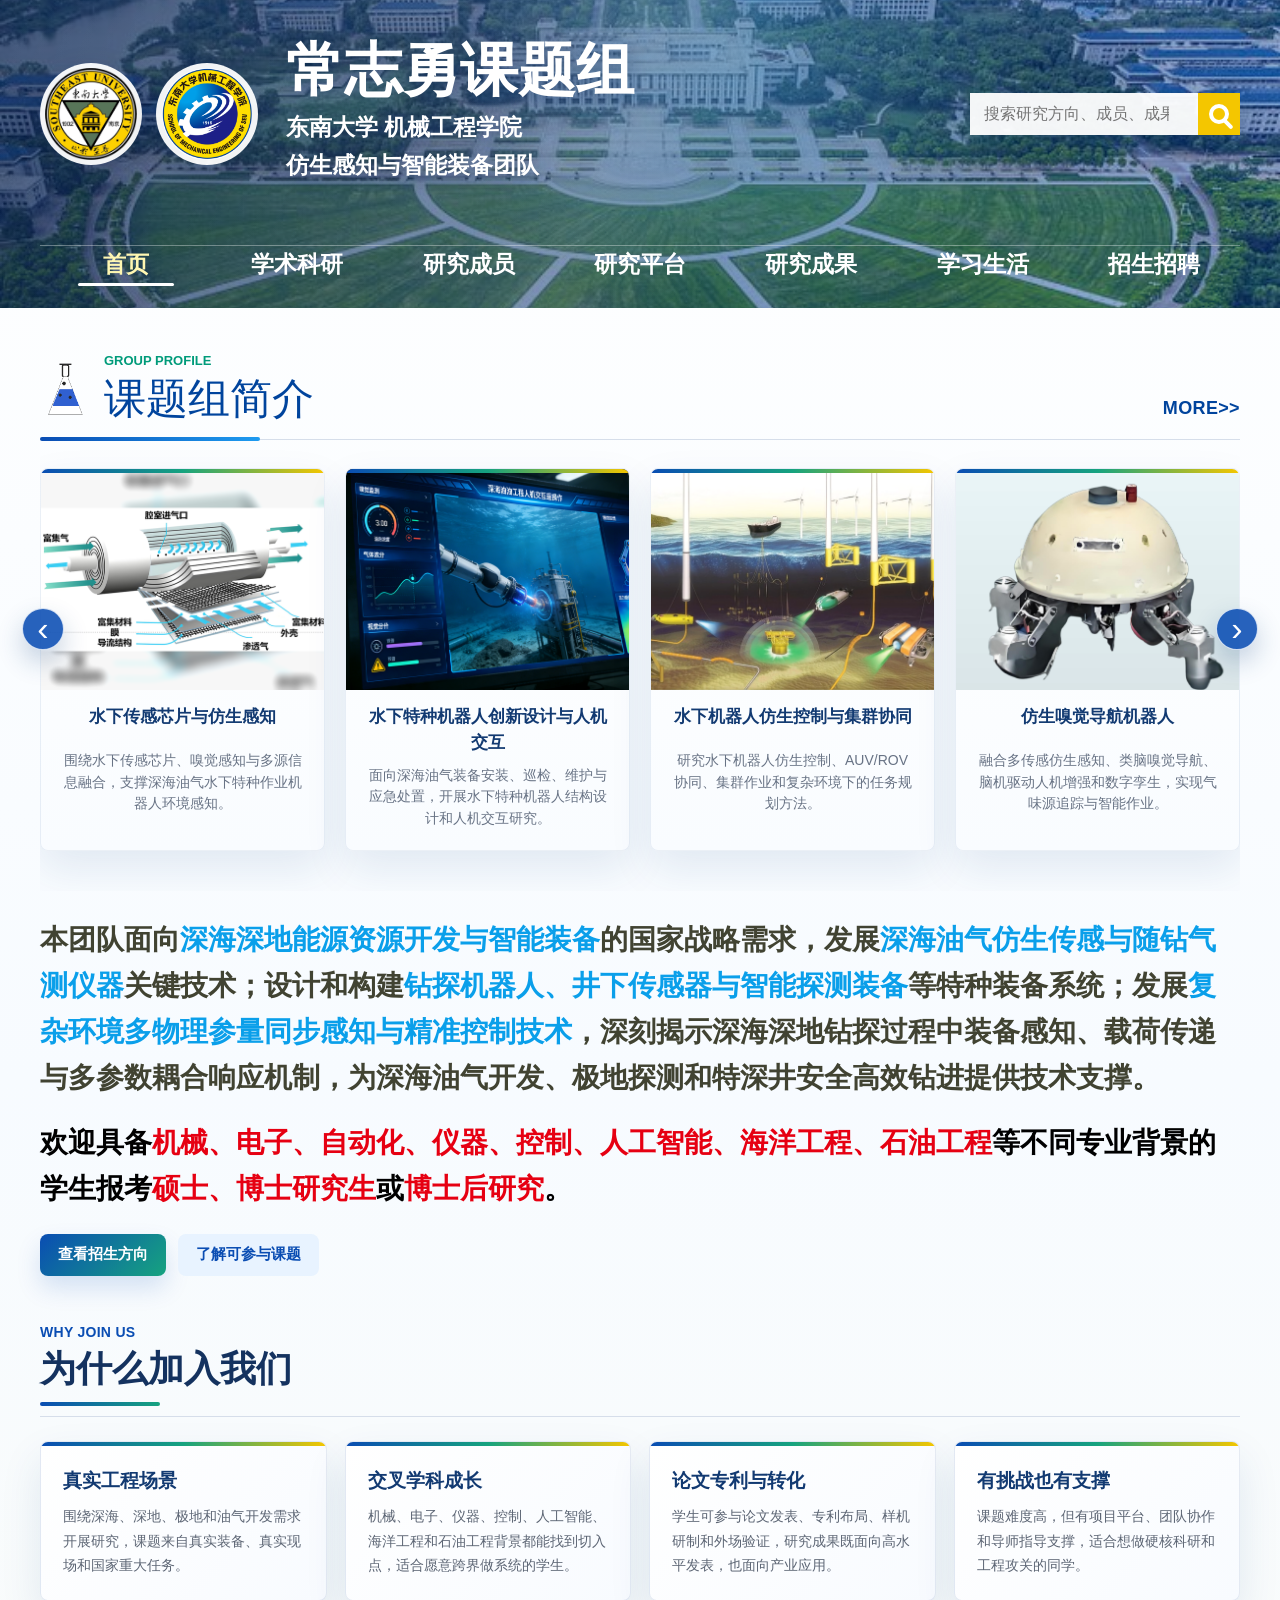
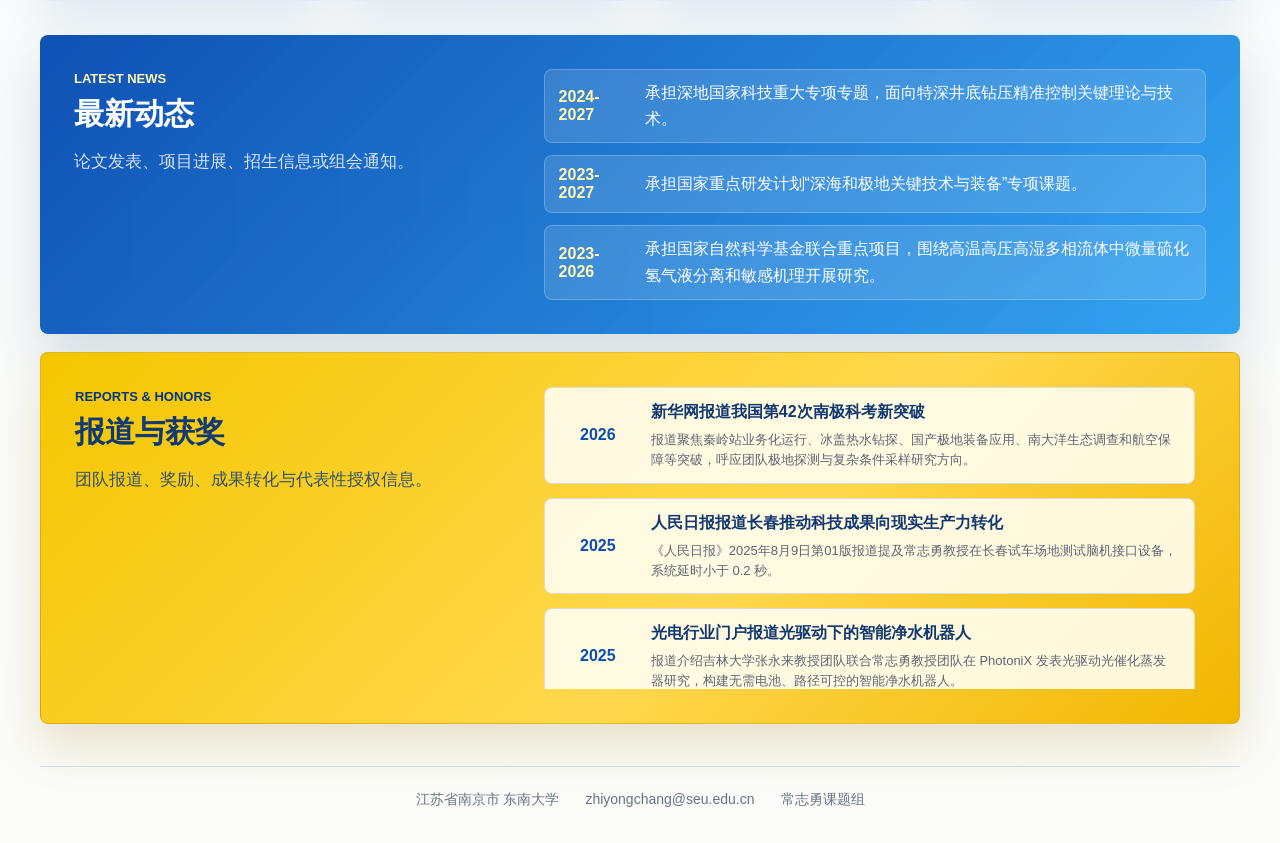
<file: index.html>
<!doctype html>
<html lang="zh-CN">
  <head>
    <meta charset="utf-8" />
    <meta name="viewport" content="width=device-width, initial-scale=1" />
    <title>课题组主页模板</title>
    <meta
      name="description"
      content="可配置的科研课题组主页模板，支持在 config.js 中替换文字、Logo、横幅和研究图片。"
    />
    <link rel="stylesheet" href="css/styles.css" />
  </head>
  <body>
    <div id="site-root"></div>
    <noscript>请开启浏览器 JavaScript 后查看主页。</noscript>
    <script src="config.js"></script>
    <script src="js/app.js"></script>
  </body>
</html>
</file>
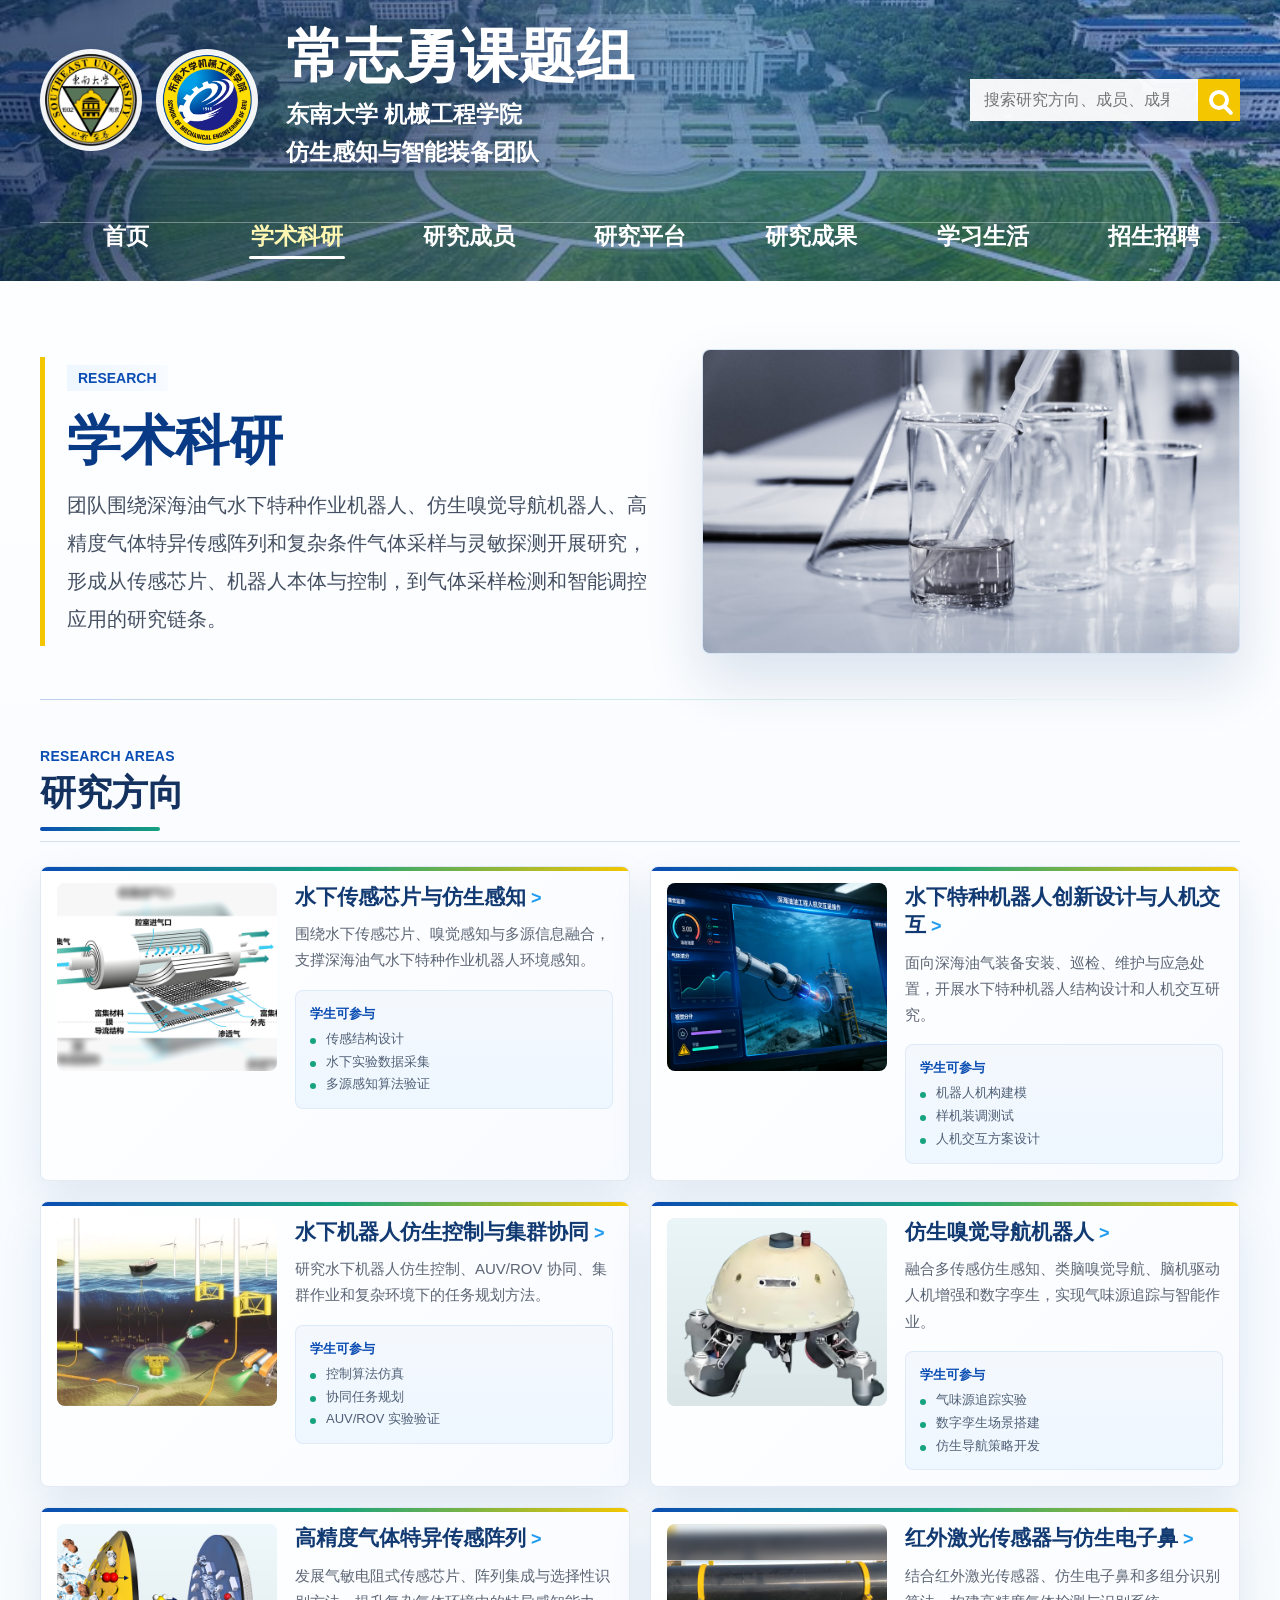
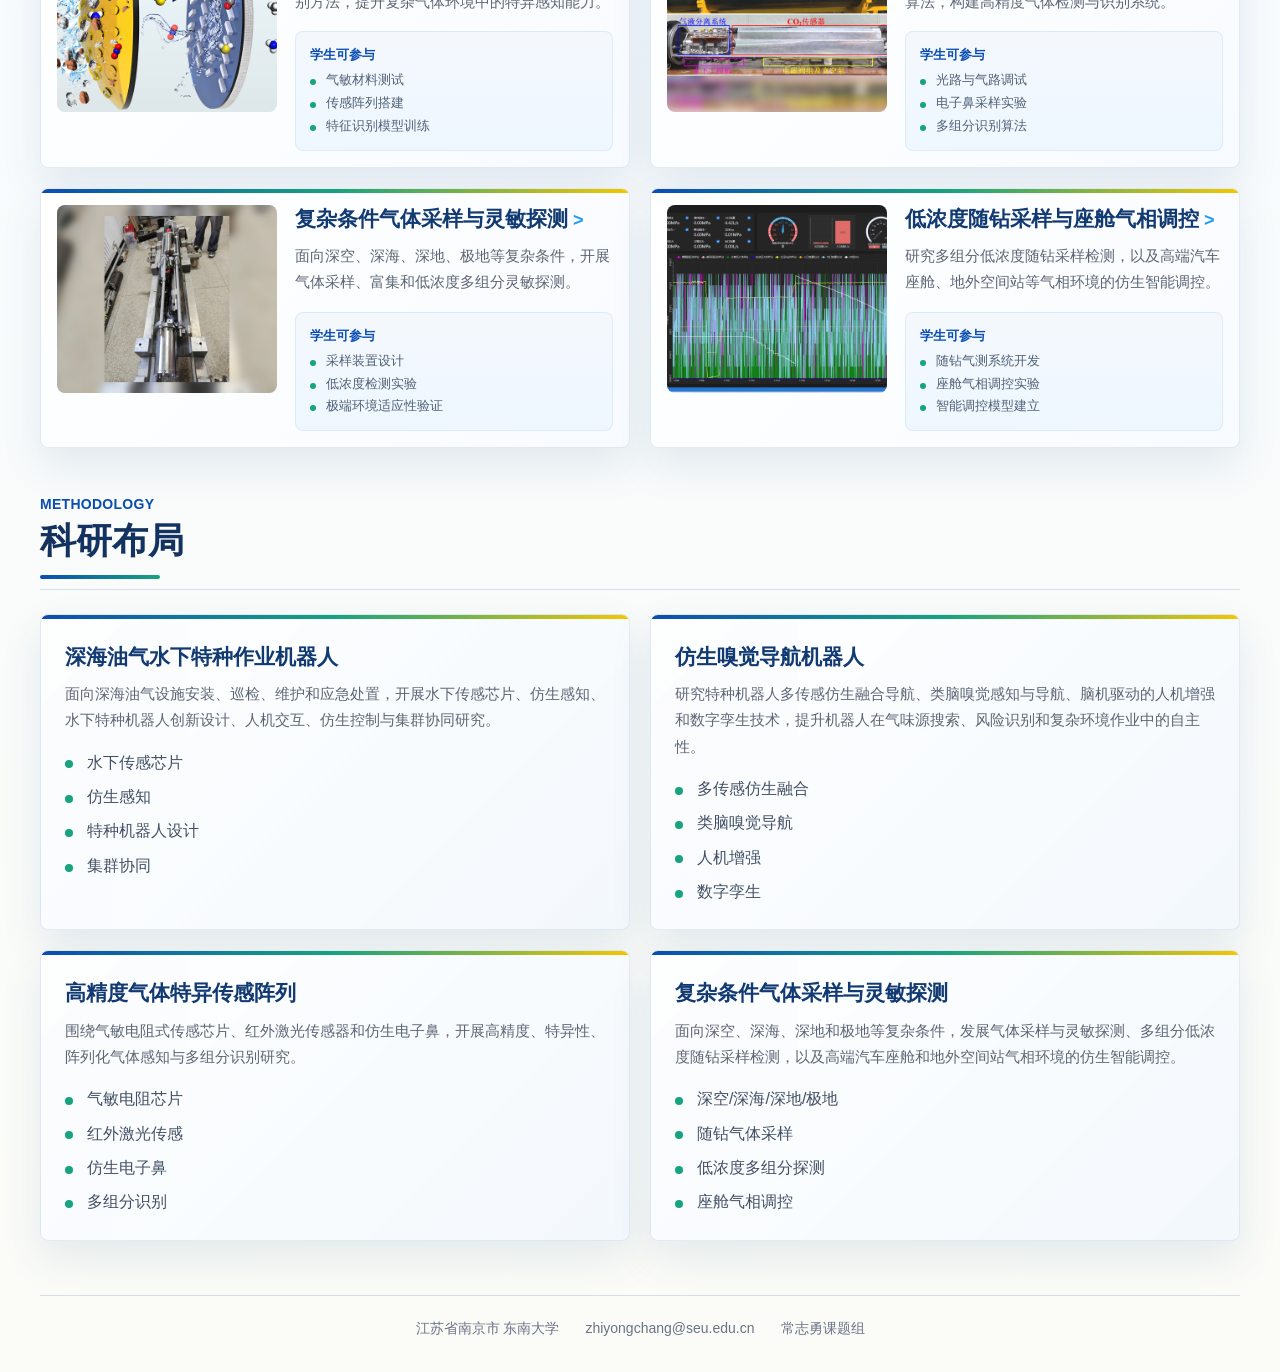
<file: academic.html>
<!doctype html>
<html lang="zh-CN">
  <head>
    <meta charset="utf-8" />
    <meta name="viewport" content="width=device-width, initial-scale=1" />
    <title>学术科研</title>
    <meta name="description" content="课题组学术科研页面" />
    <link rel="stylesheet" href="css/styles.css" />
  </head>
  <body>
    <div id="site-root"></div>
    <noscript>请开启浏览器 JavaScript 后查看页面。</noscript>
    <script src="config.js"></script>
    <script src="js/app.js"></script>
  </body>
</html>
</file>
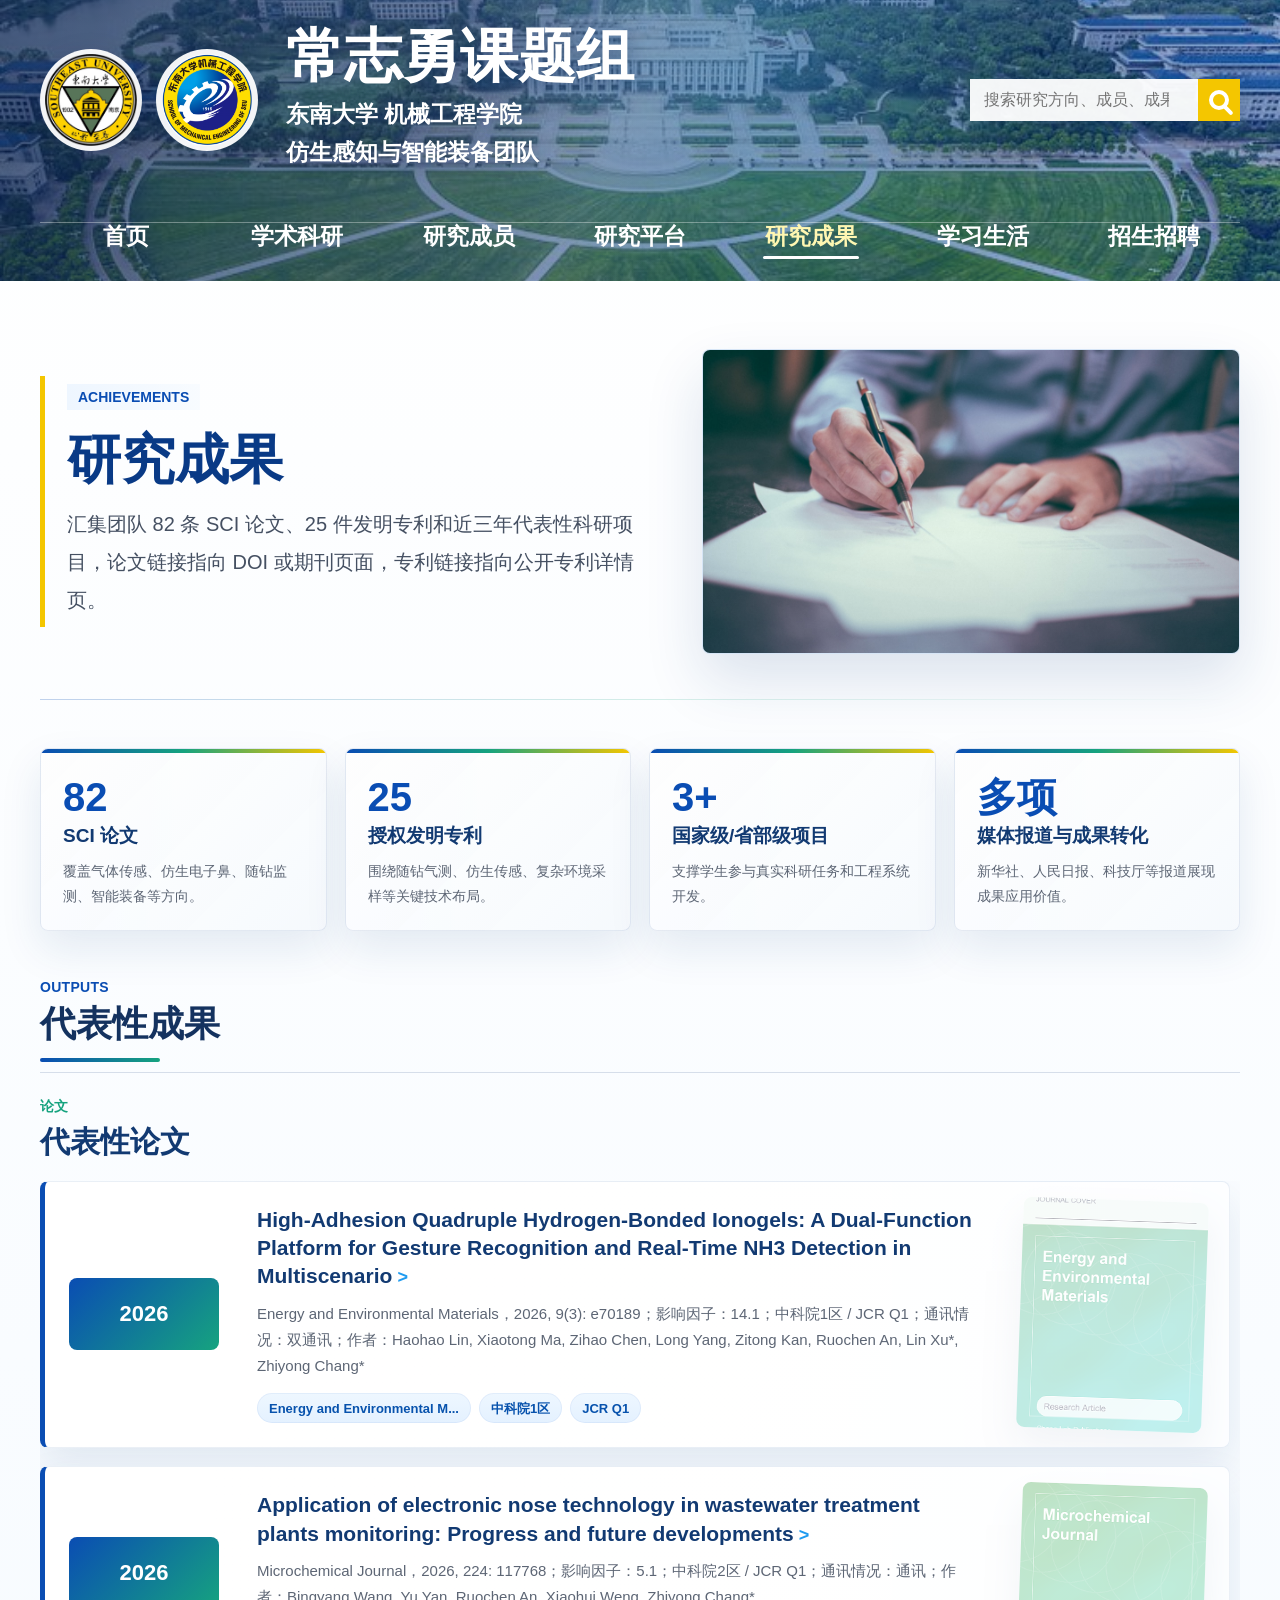
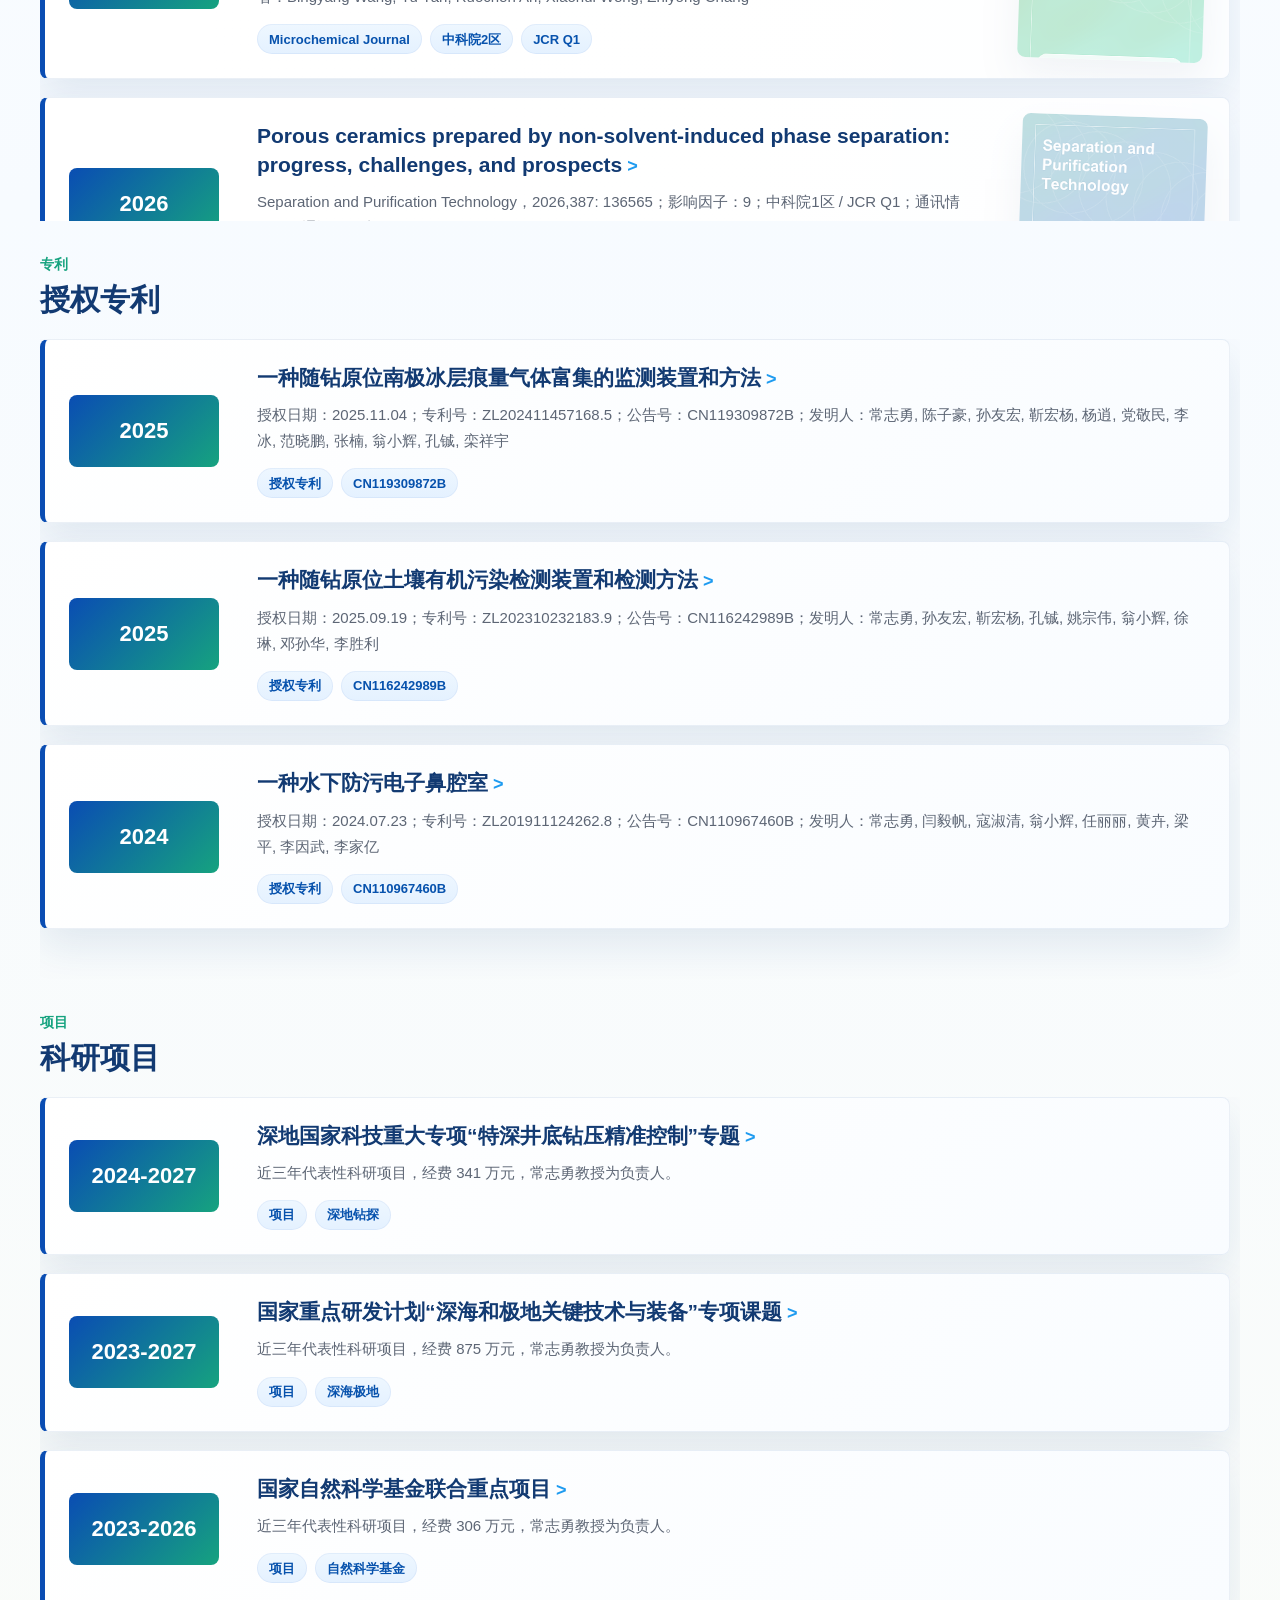
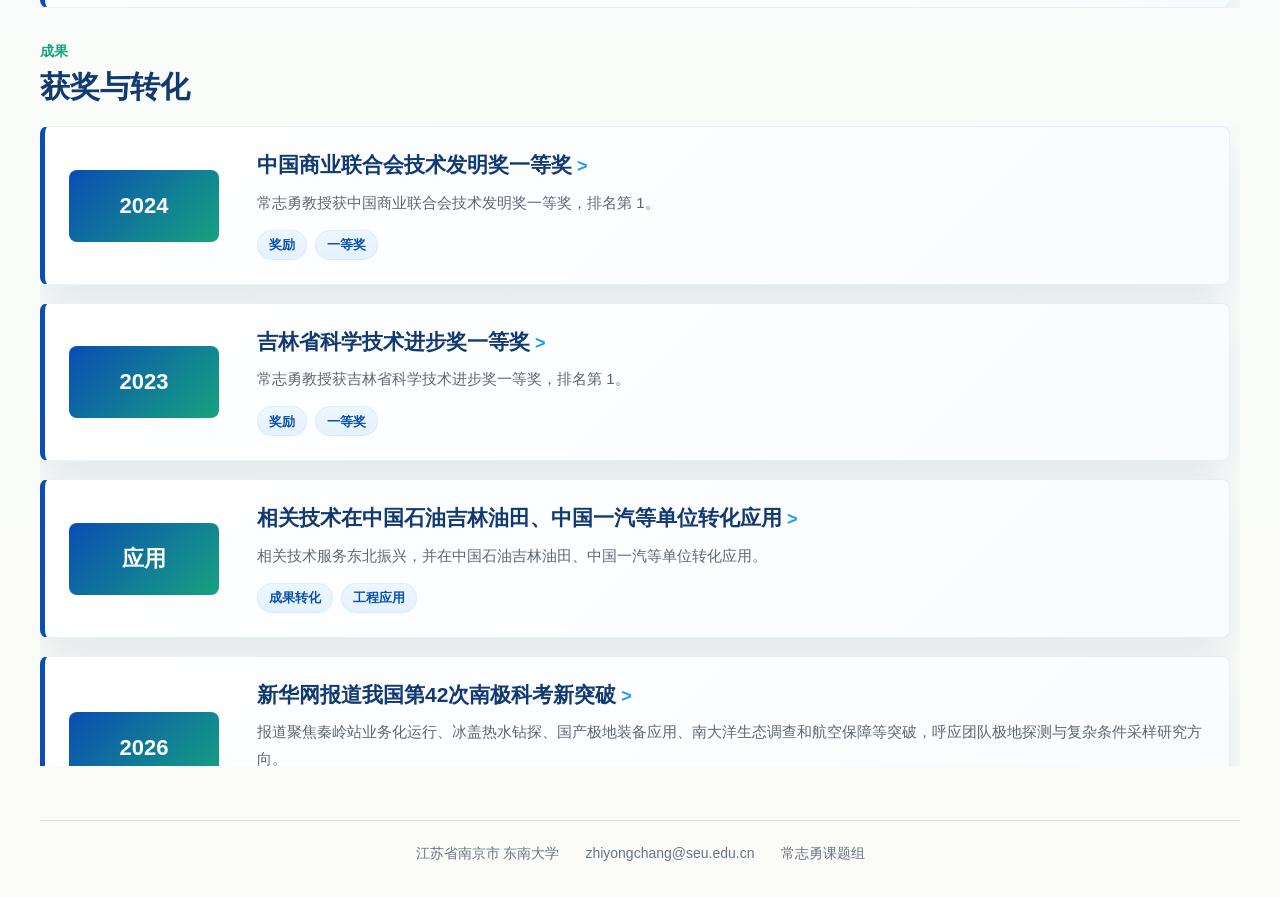
<file: achievements.html>
<!doctype html>
<html lang="zh-CN">
  <head>
    <meta charset="utf-8" />
    <meta name="viewport" content="width=device-width, initial-scale=1" />
    <title>研究成果</title>
    <meta name="description" content="课题组研究成果页面" />
    <link rel="stylesheet" href="css/styles.css" />
  </head>
  <body>
    <div id="site-root"></div>
    <noscript>请开启浏览器 JavaScript 后查看页面。</noscript>
    <script src="config.js"></script>
    <script src="js/app.js"></script>
  </body>
</html>
</file>
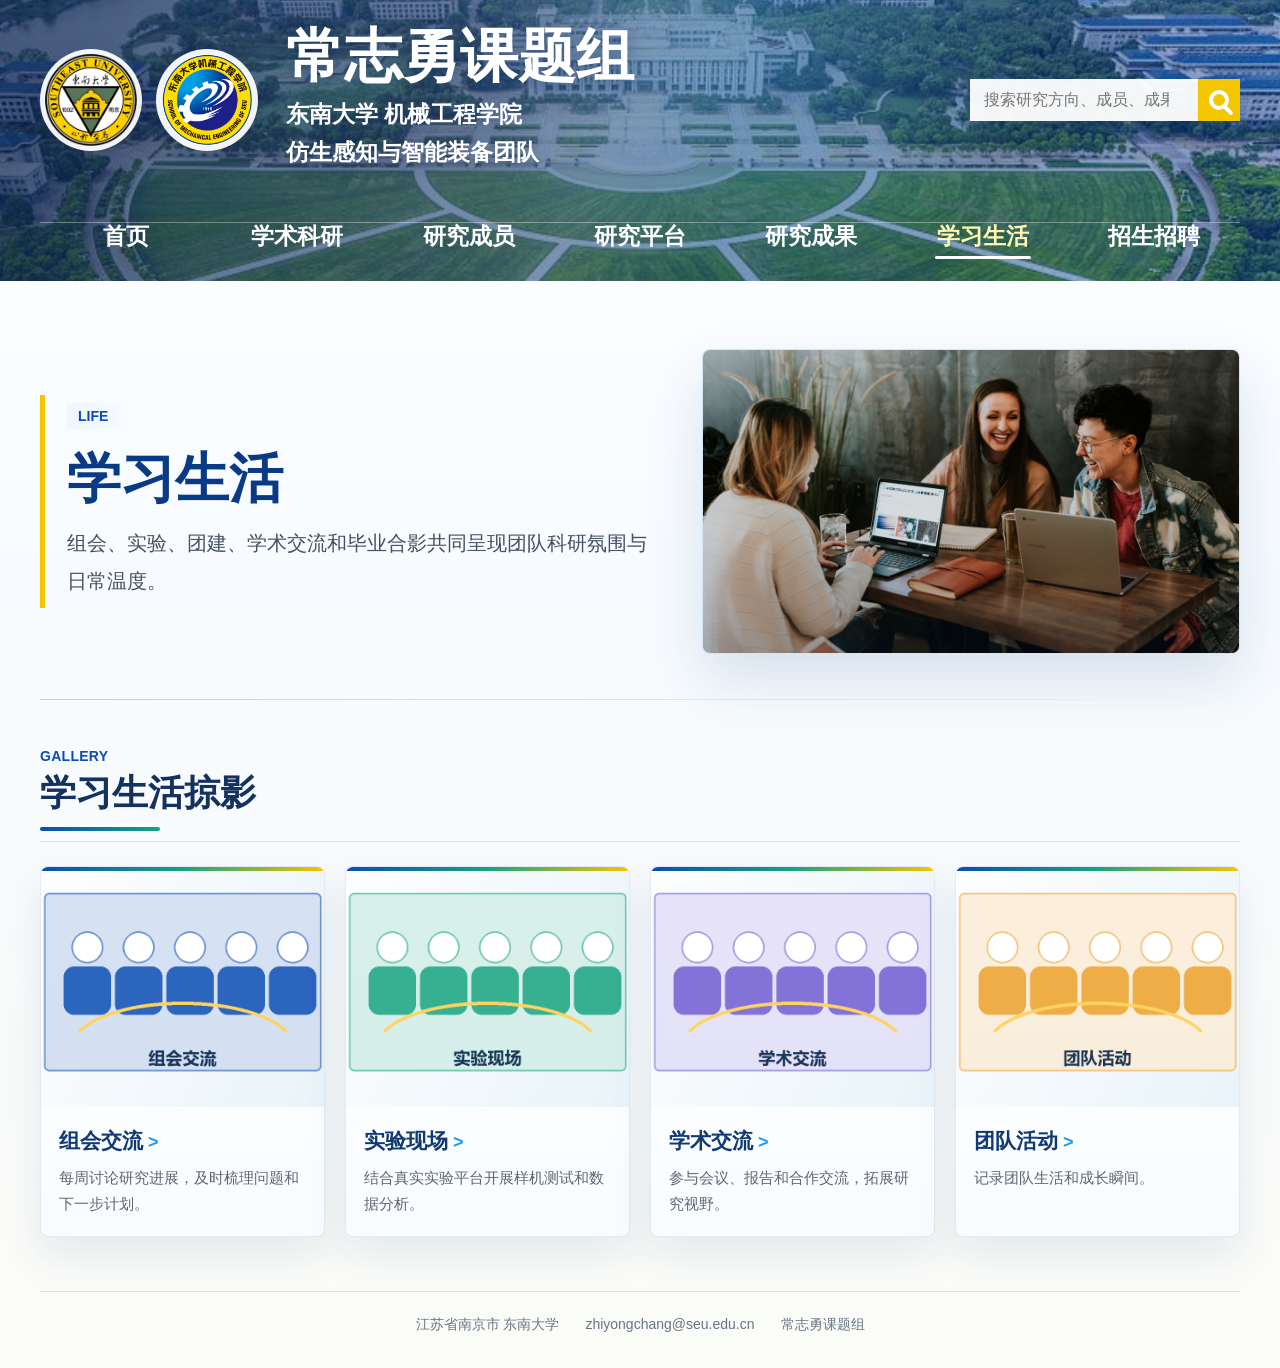
<file: life.html>
<!doctype html>
<html lang="zh-CN">
  <head>
    <meta charset="utf-8" />
    <meta name="viewport" content="width=device-width, initial-scale=1" />
    <title>学习生活</title>
    <meta name="description" content="课题组学习生活页面" />
    <link rel="stylesheet" href="css/styles.css" />
  </head>
  <body>
    <div id="site-root"></div>
    <noscript>请开启浏览器 JavaScript 后查看页面。</noscript>
    <script src="config.js"></script>
    <script src="js/app.js"></script>
  </body>
</html>
</file>
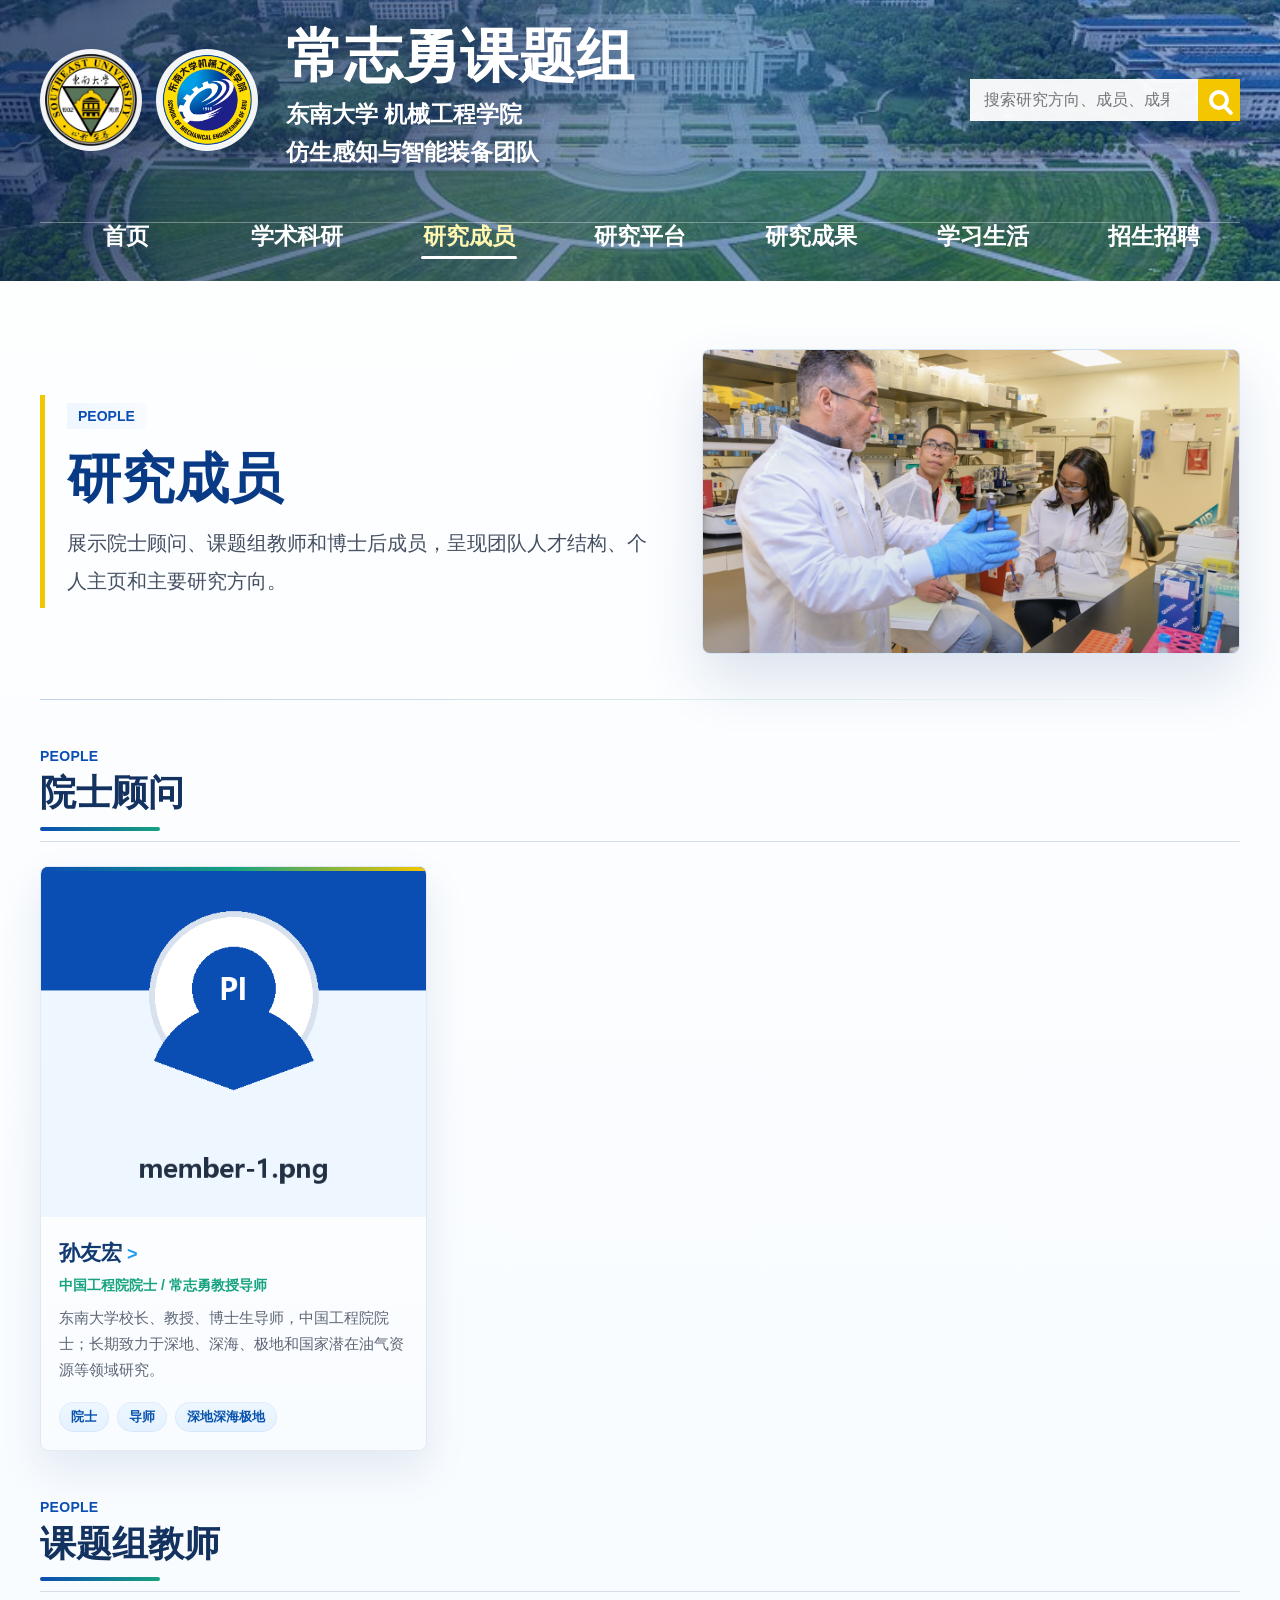
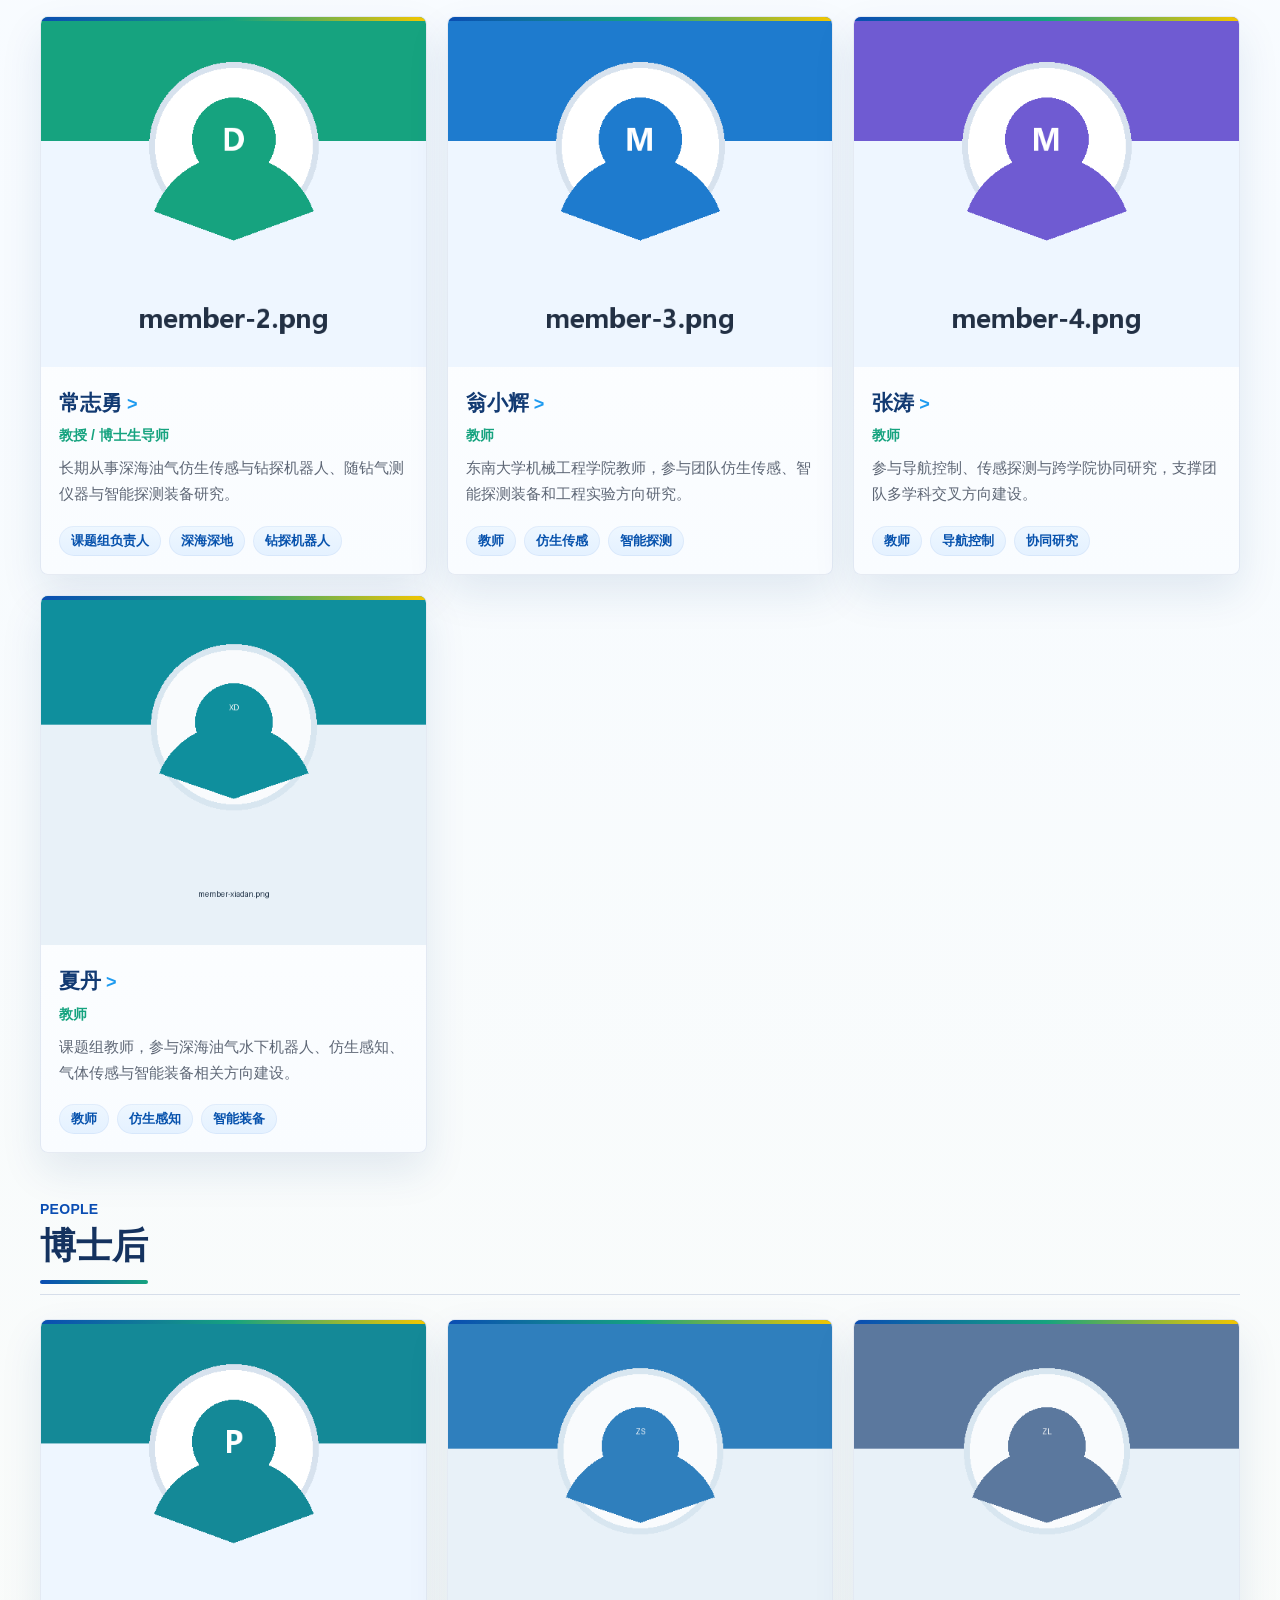
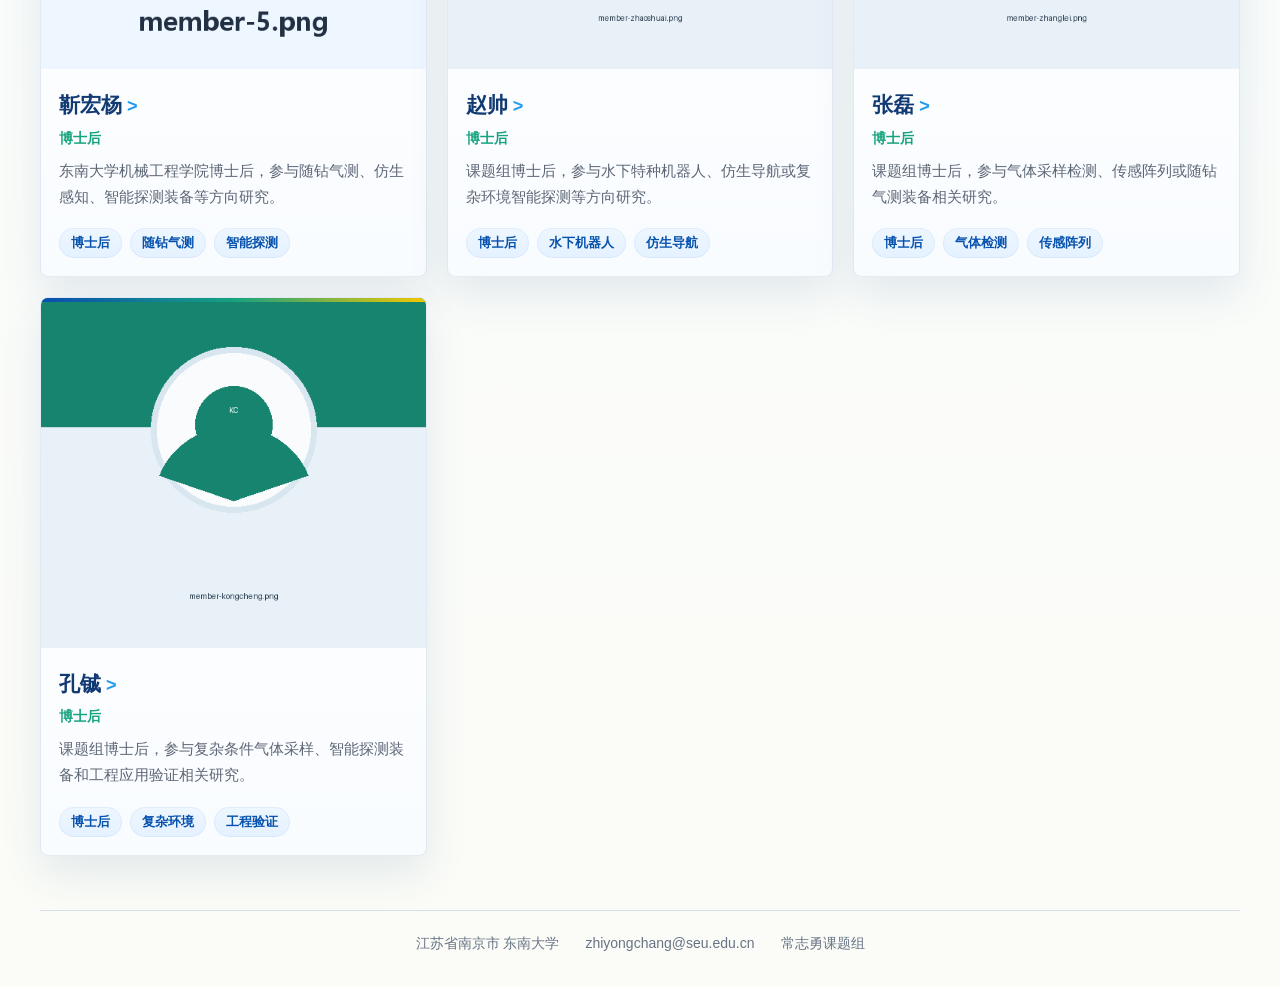
<file: members.html>
<!doctype html>
<html lang="zh-CN">
  <head>
    <meta charset="utf-8" />
    <meta name="viewport" content="width=device-width, initial-scale=1" />
    <title>研究成员</title>
    <meta name="description" content="课题组研究成员页面" />
    <link rel="stylesheet" href="css/styles.css" />
  </head>
  <body>
    <div id="site-root"></div>
    <noscript>请开启浏览器 JavaScript 后查看页面。</noscript>
    <script src="config.js"></script>
    <script src="js/app.js"></script>
  </body>
</html>
</file>
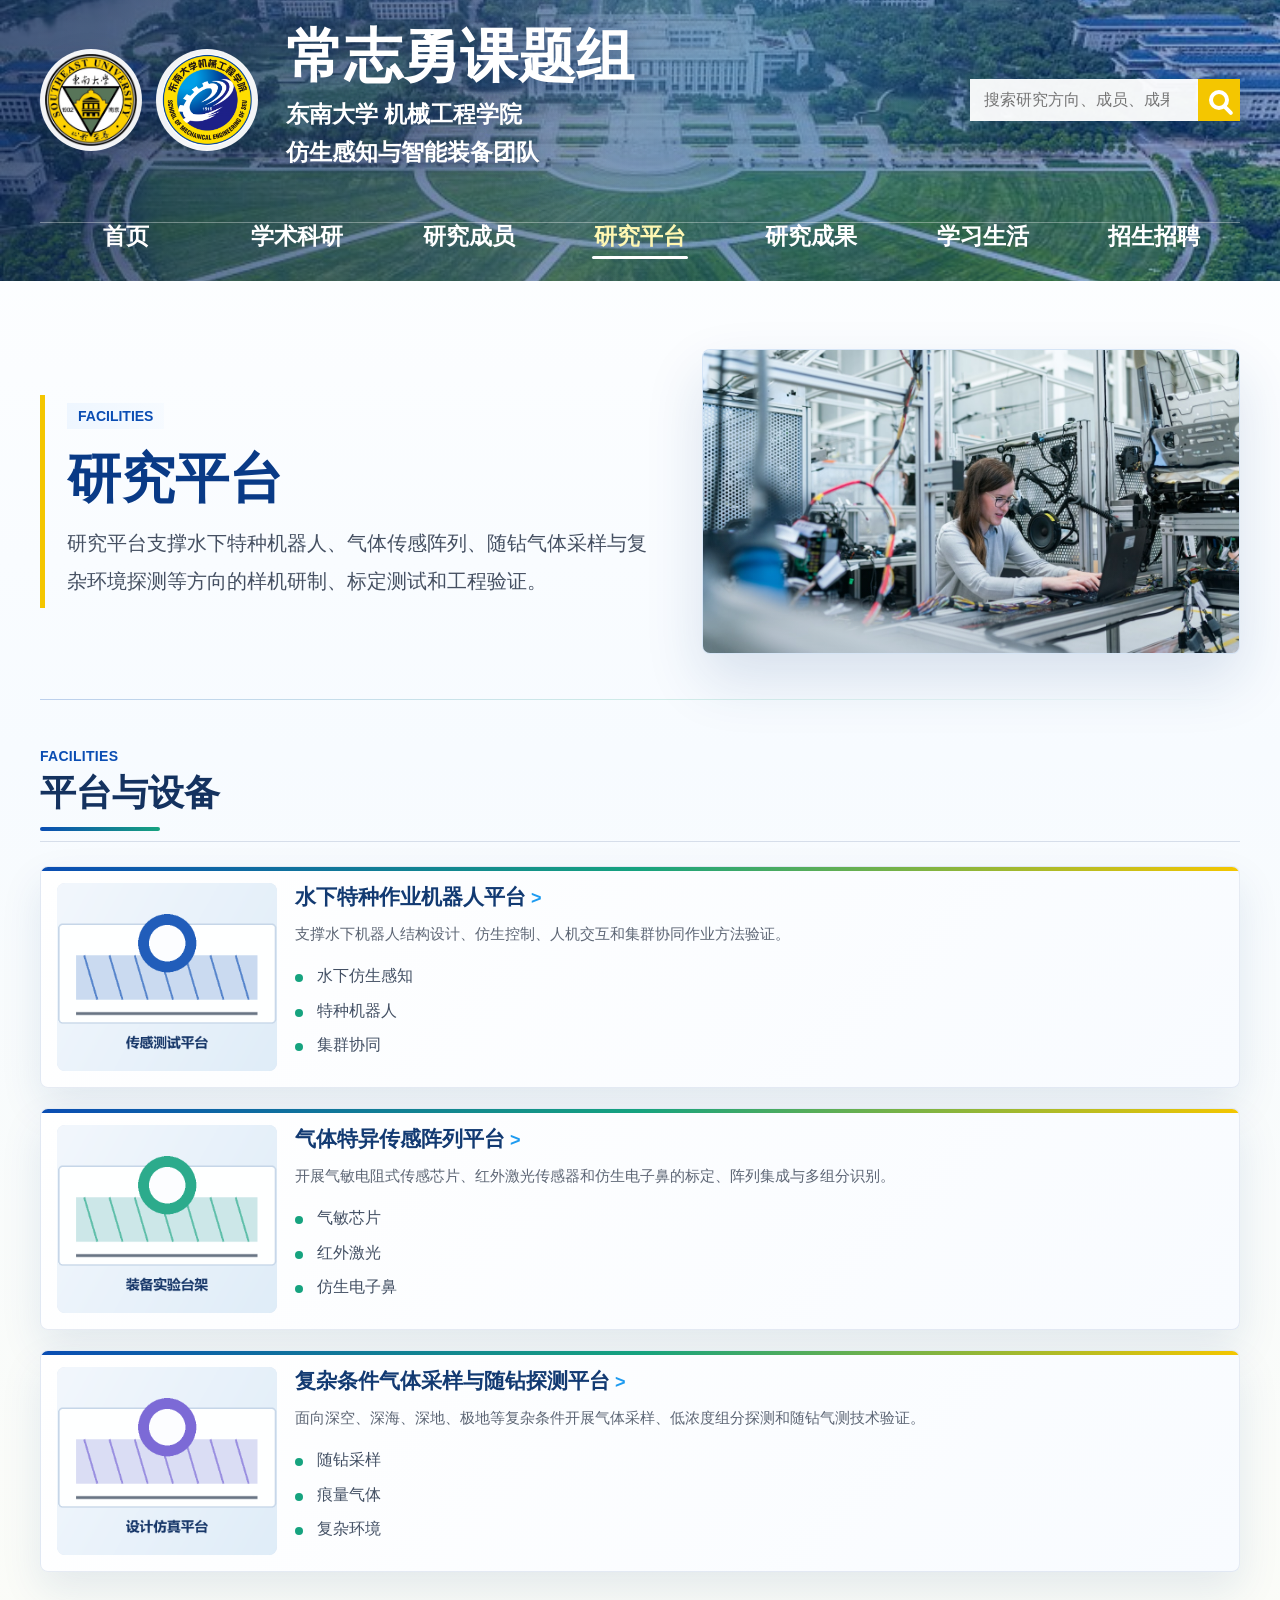
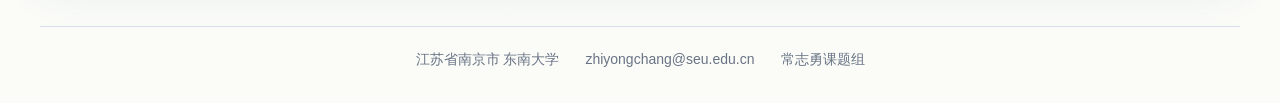
<file: platform.html>
<!doctype html>
<html lang="zh-CN">
  <head>
    <meta charset="utf-8" />
    <meta name="viewport" content="width=device-width, initial-scale=1" />
    <title>研究平台</title>
    <meta name="description" content="课题组研究平台页面" />
    <link rel="stylesheet" href="css/styles.css" />
  </head>
  <body>
    <div id="site-root"></div>
    <noscript>请开启浏览器 JavaScript 后查看页面。</noscript>
    <script src="config.js"></script>
    <script src="js/app.js"></script>
  </body>
</html>
</file>
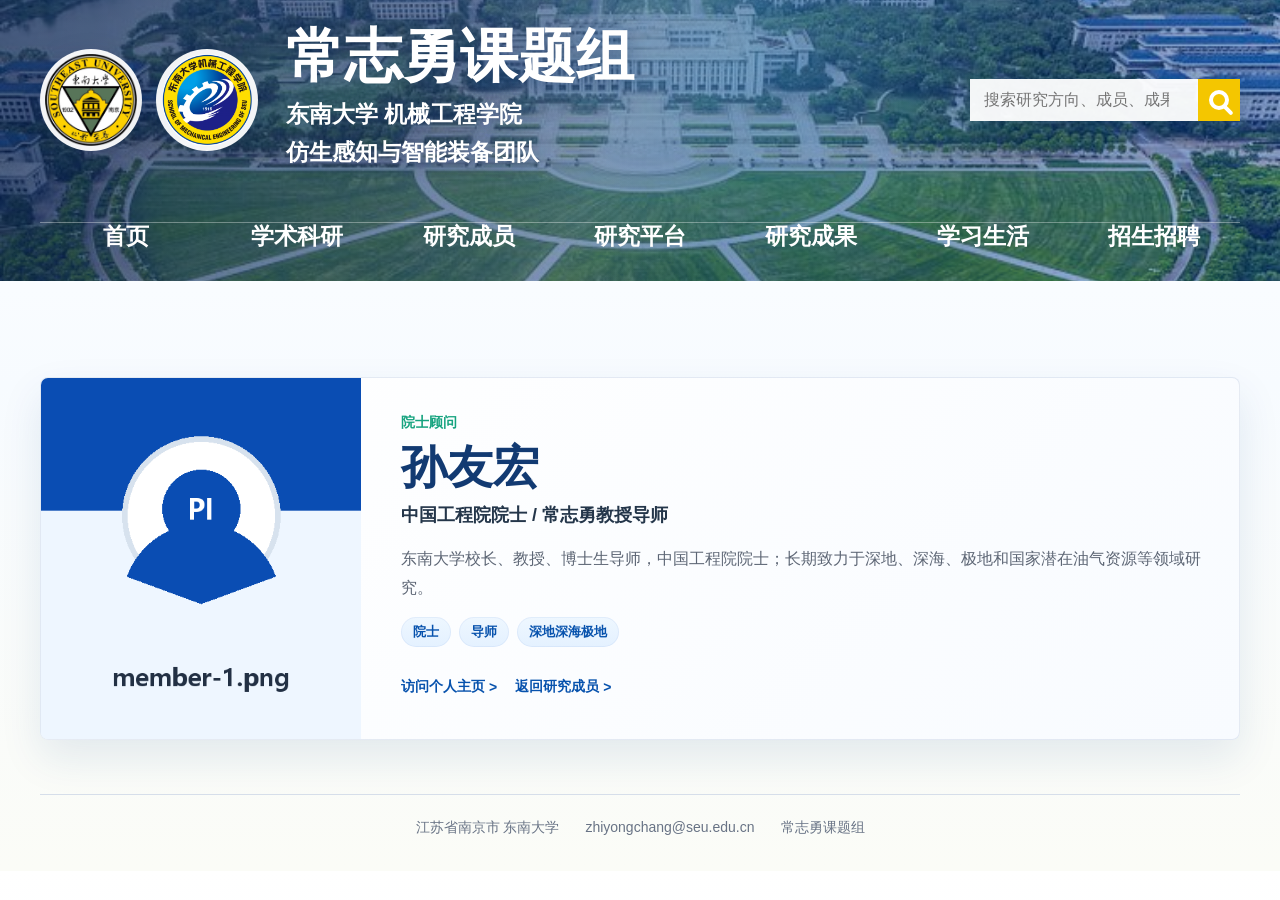
<file: profile.html>
<!doctype html>
<html lang="zh-CN">
  <head>
    <meta charset="utf-8" />
    <meta name="viewport" content="width=device-width, initial-scale=1" />
    <title>成员个人主页</title>
    <meta name="description" content="课题组成员个人主页" />
    <link rel="stylesheet" href="css/styles.css" />
  </head>
  <body>
    <div id="site-root"></div>
    <noscript>请开启浏览器 JavaScript 后查看页面。</noscript>
    <script src="config.js"></script>
    <script src="js/app.js"></script>
  </body>
</html>
</file>
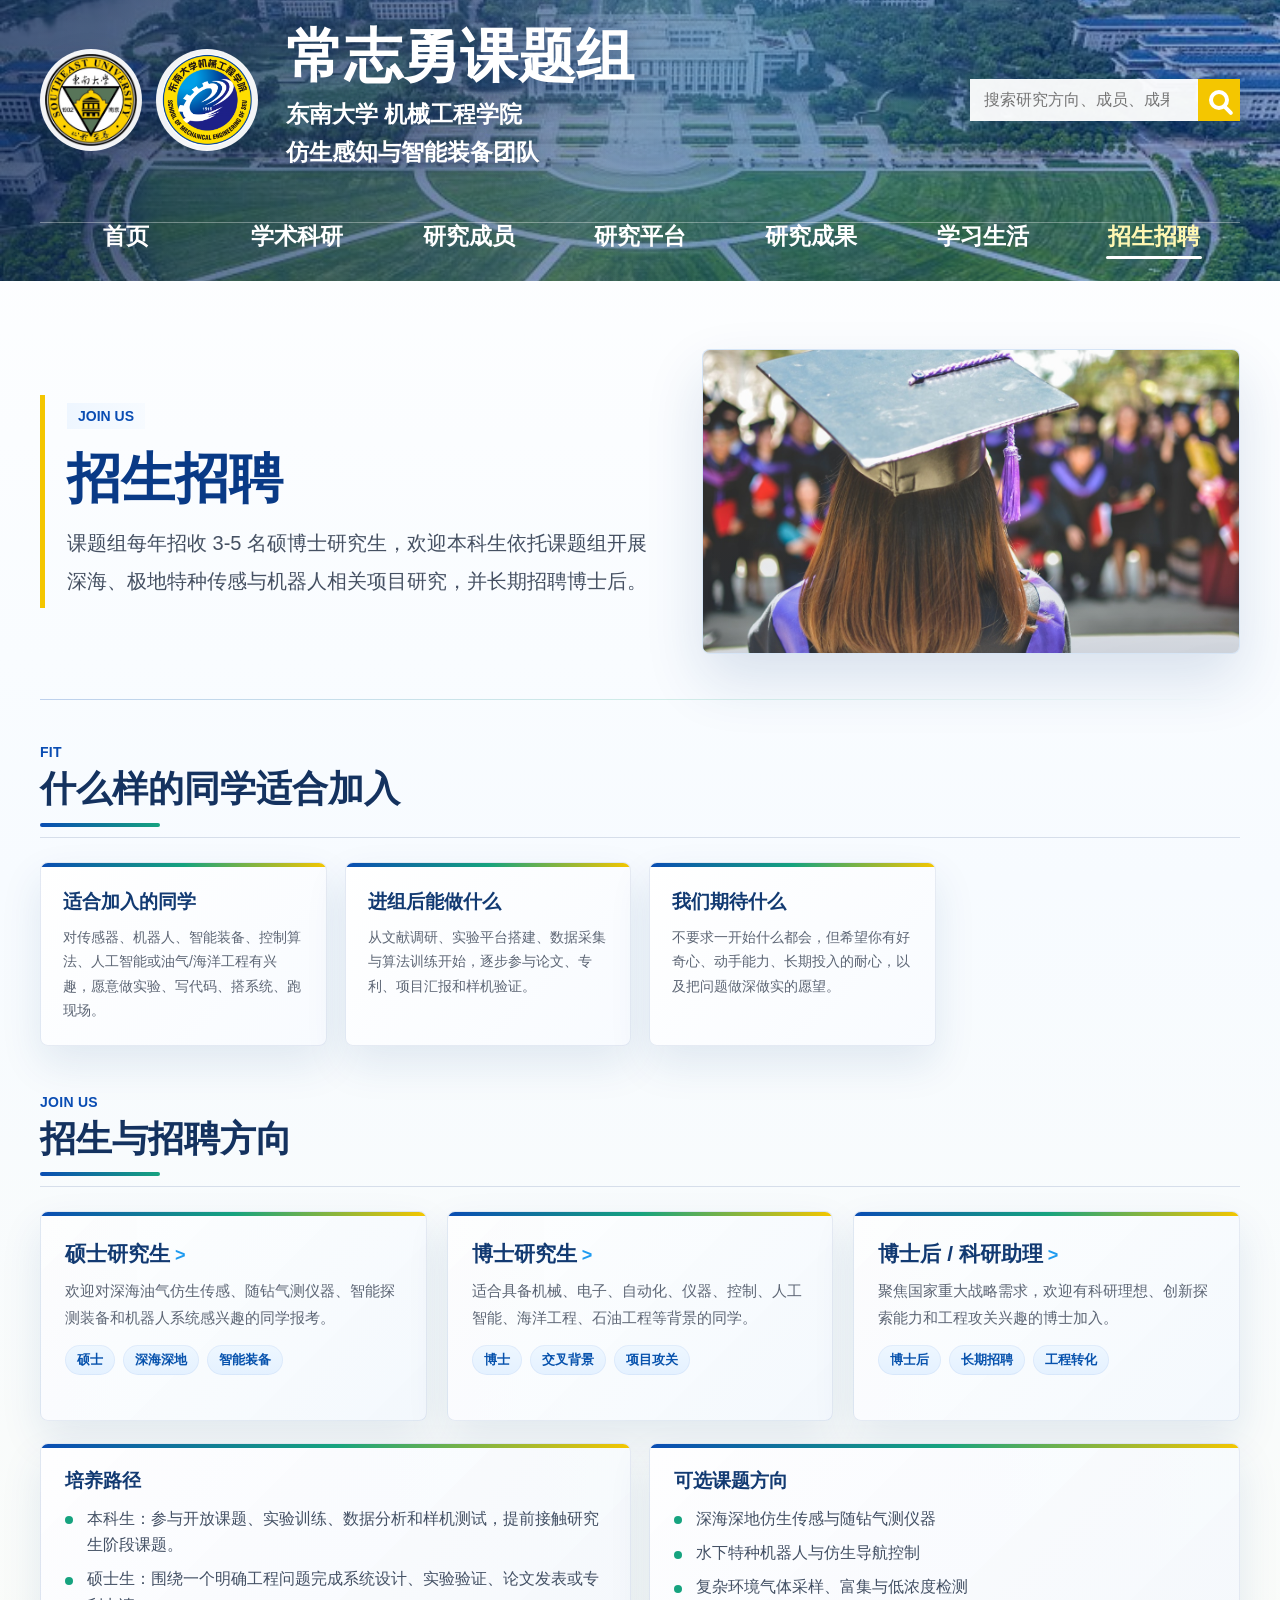
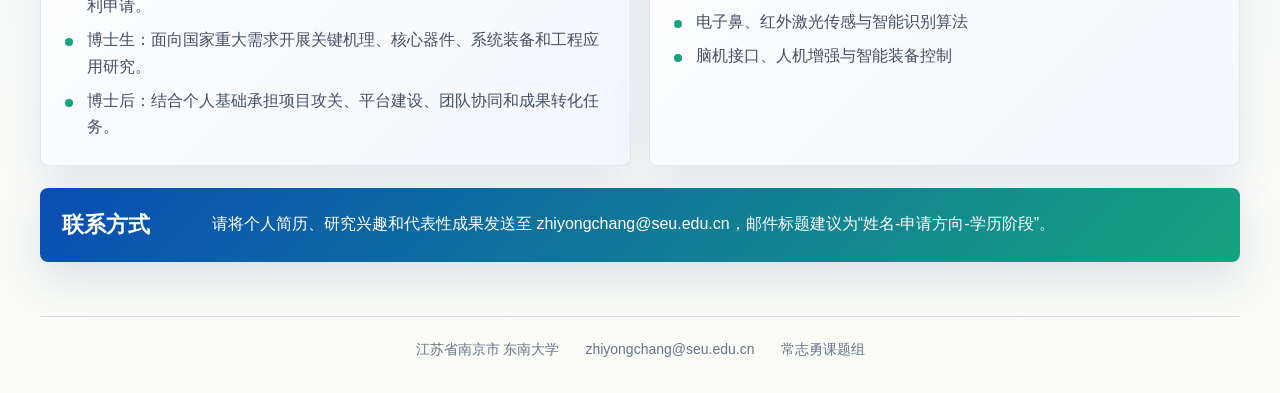
<file: recruit.html>
<!doctype html>
<html lang="zh-CN">
  <head>
    <meta charset="utf-8" />
    <meta name="viewport" content="width=device-width, initial-scale=1" />
    <title>招生招聘</title>
    <meta name="description" content="课题组招生招聘页面" />
    <link rel="stylesheet" href="css/styles.css" />
  </head>
  <body>
    <div id="site-root"></div>
    <noscript>请开启浏览器 JavaScript 后查看页面。</noscript>
    <script src="config.js"></script>
    <script src="js/app.js"></script>
  </body>
</html>
</file>
<file: css/styles.css>
:root {
  --blue-900: #07367e;
  --blue-800: #0a4db3;
  --blue-700: #125fd1;
  --blue-500: #1e9bf0;
  --gold: #f4c600;
  --ink: #263044;
  --muted: #687385;
  --line: #d6deea;
  --paper: #ffffff;
  --soft: #f4f8fd;
  --red: #e60012;
  --shadow: 0 18px 45px rgba(20, 66, 126, 0.14);
  --shadow-card: 0 18px 42px rgba(20, 66, 126, 0.1);
  --shadow-lift: 0 24px 54px rgba(20, 66, 126, 0.16);
  --teal: #16a37f;
  font-family: "Microsoft YaHei", "PingFang SC", "Noto Sans SC", Arial, sans-serif;
}

* {
  box-sizing: border-box;
}

html {
  scroll-behavior: smooth;
}

body {
  margin: 0;
  color: var(--ink);
  background:
    linear-gradient(180deg, #ffffff 0%, #f7fbff 44%, #fbfcf7 100%);
}

a {
  color: inherit;
  text-decoration: none;
}

img {
  display: block;
  max-width: 100%;
}

.site-hero {
  position: relative;
  overflow: visible;
  min-height: 308px;
  color: #fff;
  background-color: var(--blue-800);
  background-image: linear-gradient(115deg, rgba(5, 34, 82, 0.72), rgba(12, 78, 172, 0.42)), var(--hero-bg);
  background-position: center;
  background-repeat: no-repeat;
  background-size: cover;
}

.site-hero-compact {
  min-height: 238px;
}

.site-hero::before {
  content: "";
  position: absolute;
  inset: 0;
  background:
    radial-gradient(circle at 58% 18%, rgba(118, 224, 255, 0.28), transparent 18rem),
    linear-gradient(110deg, transparent 0%, rgba(255, 255, 255, 0.12) 48%, transparent 58%);
  opacity: 0.9;
  pointer-events: none;
  animation: lightSweep 9s ease-in-out infinite alternate;
}

.site-hero::after {
  content: "";
  position: absolute;
  left: 0;
  right: 0;
  bottom: 62px;
  height: 1px;
  max-width: 1200px;
  margin: auto;
  background: rgba(255, 255, 255, 0.34);
}

.site-hero-compact::after {
  bottom: 58px;
}

.hero-inner,
.main-nav,
.intro-section,
.join-section,
.updates-section,
.reports-section,
.site-footer {
  width: min(1200px, calc(100% - 64px));
  margin: 0 auto;
}

.hero-inner {
  position: relative;
  z-index: 1;
  display: flex;
  align-items: center;
  justify-content: space-between;
  gap: 32px;
  min-height: 220px;
  padding: 26px 0 18px;
}

.site-hero-compact .hero-inner {
  min-height: 160px;
}

.brand-block {
  display: flex;
  align-items: center;
  gap: 28px;
  min-width: 0;
}

.brand-logos {
  display: flex;
  align-items: center;
  gap: 14px;
  flex: 0 0 auto;
}

.brand-logo {
  display: grid;
  place-items: center;
  width: 102px;
  height: 102px;
  border-radius: 50%;
  background: rgba(255, 255, 255, 0.94);
  box-shadow: 0 12px 30px rgba(2, 22, 62, 0.23);
}

.brand-logo img {
  width: 92px;
  height: 92px;
  object-fit: contain;
}

.brand-copy {
  min-width: 0;
  text-shadow: 0 4px 18px rgba(0, 32, 82, 0.38);
}

.brand-copy h1 {
  margin: 0 0 12px;
  font-size: clamp(38px, 5vw, 58px);
  line-height: 1.05;
  font-family: "STXingkai", "KaiTi", "Microsoft YaHei", sans-serif;
  font-weight: 700;
  letter-spacing: 0;
}

.brand-copy p {
  margin: 7px 0;
  font-size: clamp(17px, 2vw, 23px);
  font-weight: 700;
}

.search-box {
  position: relative;
  z-index: 4;
  display: flex;
  align-items: center;
  flex: 0 0 270px;
  height: 42px;
  background: rgba(255, 255, 255, 0.95);
  box-shadow: 0 12px 30px rgba(4, 41, 91, 0.18);
}

.search-box input {
  width: 100%;
  min-width: 0;
  height: 100%;
  border: 0;
  outline: 0;
  padding: 0 14px;
  color: #333;
  font-size: 16px;
  background: transparent;
}

.search-box button {
  display: grid;
  place-items: center;
  width: 48px;
  height: 42px;
  border: 0;
  cursor: pointer;
  background: var(--gold);
}

.search-box button span {
  position: relative;
  width: 20px;
  height: 20px;
  border: 4px solid #fff;
  border-radius: 50%;
}

.search-box button span::after {
  content: "";
  position: absolute;
  right: -9px;
  bottom: -6px;
  width: 12px;
  height: 4px;
  border-radius: 2px;
  background: #fff;
  transform: rotate(45deg);
}

.search-panel {
  position: absolute;
  top: 54px;
  right: 0;
  z-index: 20;
  display: grid;
  gap: 6px;
  width: min(460px, calc(100vw - 36px));
  max-height: 340px;
  padding: 8px;
  overflow-y: auto;
  color: var(--ink);
  text-align: left;
  border: 1px solid rgba(14, 75, 158, 0.14);
  border-radius: 8px;
  background: rgba(255, 255, 255, 0.98);
  box-shadow: 0 18px 48px rgba(2, 22, 62, 0.22);
}

.search-result-count,
.search-empty {
  margin: 0;
  padding: 8px 10px;
  color: var(--muted);
  font-size: 13px;
}

.search-result {
  display: grid;
  gap: 4px;
  padding: 10px 11px;
  border-radius: 6px;
  color: var(--ink);
  transition: background 0.18s ease, transform 0.18s ease;
}

.search-result:hover,
.search-result:focus-visible {
  outline: 0;
  background: var(--soft);
  transform: translateY(-1px);
}

.search-result span {
  color: var(--blue-700);
  font-size: 13px;
  font-weight: 800;
}

.search-result strong {
  font-size: 15px;
  line-height: 1.35;
}

.search-result small {
  color: var(--muted);
  font-size: 13px;
  line-height: 1.45;
}

.main-nav {
  position: relative;
  z-index: 1;
  min-height: 88px;
  display: flex;
  align-items: center;
  justify-content: center;
}

.nav-links {
  width: 100%;
  display: grid;
  grid-template-columns: repeat(7, minmax(0, 1fr));
  align-items: center;
}

.nav-links a {
  position: relative;
  display: grid;
  place-items: center;
  min-height: 68px;
  border-radius: 8px;
  color: #fff;
  font-size: clamp(18px, 1.8vw, 24px);
  font-weight: 700;
  white-space: nowrap;
  transition: color 0.2s ease, background 0.2s ease;
}

.nav-links a:hover,
.nav-links a:focus-visible {
  background: rgba(255, 255, 255, 0.08);
}

.nav-links a::after {
  content: "";
  position: absolute;
  left: 22%;
  right: 22%;
  bottom: 12px;
  height: 3px;
  border-radius: 8px;
  background: #fff;
  transform: scaleX(0);
  transform-origin: center;
  transition: transform 0.22s ease;
}

.nav-links a:hover::after,
.nav-links a:focus-visible::after,
.nav-links a.is-active::after {
  transform: scaleX(1);
}

.nav-links a.is-active {
  color: #fff7b2;
}

.nav-toggle {
  display: none;
}

.intro-section {
  padding: 46px 0 28px;
}

.section-heading {
  display: flex;
  align-items: flex-end;
  justify-content: space-between;
  gap: 24px;
  border-bottom: 1px solid var(--line);
}

.section-title {
  position: relative;
  display: flex;
  align-items: center;
  gap: 14px;
  padding-bottom: 12px;
}

.section-title::after {
  content: "";
  position: absolute;
  left: 0;
  bottom: -2px;
  width: min(220px, 100%);
  height: 4px;
  border-radius: 999px;
  background: linear-gradient(90deg, var(--blue-800), var(--blue-500));
}

.section-title img {
  width: 50px;
  height: 62px;
  object-fit: contain;
}

.section-title-copy {
  display: grid;
  gap: 4px;
}

.section-title-copy span {
  color: #009b7a;
  font-size: 13px;
  font-weight: 900;
  line-height: 1;
  text-transform: uppercase;
}

.section-title h2 {
  margin: 0;
  color: #00449d;
  font-size: clamp(30px, 4vw, 42px);
  font-weight: 500;
}

.more-link {
  padding-bottom: 20px;
  color: #00449d;
  font-size: 18px;
  font-weight: 700;
  letter-spacing: 0.02em;
}

.research-carousel {
  position: relative;
}

.research-grid {
  display: flex;
  gap: 20px;
  overflow-x: auto;
  overscroll-behavior-x: contain;
  scroll-behavior: smooth;
  scroll-padding: 0;
  scroll-snap-type: x mandatory;
  padding: 28px 0 40px;
  scrollbar-color: rgba(10, 77, 179, 0.46) rgba(214, 222, 234, 0.72);
  scrollbar-width: thin;
}

.research-grid::-webkit-scrollbar {
  height: 8px;
}

.research-grid::-webkit-scrollbar-track {
  border-radius: 999px;
  background: rgba(214, 222, 234, 0.72);
}

.research-grid::-webkit-scrollbar-thumb {
  border-radius: 999px;
  background: linear-gradient(90deg, var(--blue-800), var(--blue-500));
}

.research-scroll-button {
  position: absolute;
  z-index: 2;
  top: 42%;
  display: grid;
  place-items: center;
  width: 42px;
  height: 42px;
  border: 1px solid rgba(255, 255, 255, 0.78);
  border-radius: 50%;
  color: #fff;
  background: rgba(10, 77, 179, 0.88);
  box-shadow: 0 12px 26px rgba(20, 66, 126, 0.24);
  cursor: pointer;
  transform: translateY(-50%);
  transition: background 0.2s ease, transform 0.2s ease;
}

.research-scroll-button:hover {
  background: var(--blue-700);
  transform: translateY(-50%) scale(1.04);
}

.research-scroll-button span {
  display: block;
  margin-top: -2px;
  font-size: 34px;
  line-height: 1;
}

.research-scroll-prev {
  left: -18px;
}

.research-scroll-next {
  right: -18px;
}

.research-card {
  position: relative;
  display: flex;
  flex: 0 0 calc((100% - 60px) / 4);
  min-width: 260px;
  min-height: 372px;
  flex-direction: column;
  gap: 14px;
  overflow: hidden;
  border: 1px solid rgba(12, 66, 137, 0.08);
  border-radius: 8px;
  background:
    linear-gradient(180deg, #fff 0%, #f9fcff 100%);
  box-shadow: var(--shadow-card);
  scroll-snap-align: start;
  transition: transform 0.22s ease, box-shadow 0.22s ease, border-color 0.22s ease;
}

.research-card::before {
  content: "";
  position: absolute;
  left: 0;
  top: 0;
  right: 0;
  height: 4px;
  border-radius: 8px 8px 0 0;
  background: linear-gradient(90deg, var(--blue-800), var(--teal), var(--gold));
}

.research-card:hover {
  transform: translateY(-6px);
  border-color: rgba(10, 77, 179, 0.18);
  box-shadow: var(--shadow-lift);
}

.research-image {
  display: block;
  width: 100%;
  aspect-ratio: 1.28 / 1;
  overflow: hidden;
  border-radius: 0;
  background: var(--soft);
}

.research-image img {
  width: 100%;
  height: 100%;
  object-fit: cover;
  transition: transform 0.45s ease;
}

.research-card:hover .research-image img {
  transform: scale(1.04);
}

.research-copy {
  display: block;
  padding: 0 18px 20px;
}

.research-title {
  display: block;
  min-height: 38px;
  color: #123a72;
  font-size: 17px;
  font-weight: 800;
  line-height: 1.55;
  text-align: center;
}

.research-alt {
  display: block;
  margin-top: 8px;
  min-height: 42px;
  color: var(--muted);
  font-size: 14px;
  line-height: 1.55;
  text-align: center;
}

.intro-copy {
  padding: 8px 0 12px;
}

.intro-copy p {
  margin: 18px 0;
  font-size: clamp(21px, 2.2vw, 28px);
  line-height: 1.65;
  font-weight: 800;
  color: #414332;
}

.intro-copy .recruit-line {
  color: #000;
}

.home-cta-row {
  display: flex;
  flex-wrap: wrap;
  gap: 12px;
  margin-top: 22px;
}

.home-cta-row a {
  display: inline-flex;
  align-items: center;
  justify-content: center;
  min-height: 42px;
  padding: 0 18px;
  border-radius: 8px;
  color: #fff;
  background: linear-gradient(135deg, var(--blue-800), #16a37f);
  font-size: 15px;
  font-weight: 800;
  box-shadow: 0 12px 24px rgba(10, 77, 179, 0.15);
}

.home-cta-row a + a {
  color: var(--blue-800);
  background: #e8f3ff;
  box-shadow: none;
}

.mark-blue {
  color: #0a9fea;
}

.mark-red {
  color: var(--red);
}

.updates-section {
  display: grid;
  grid-template-columns: 0.8fr 1.2fr;
  gap: 28px;
  align-items: stretch;
  padding: 34px;
  margin-top: 14px;
  margin-bottom: 18px;
  border-radius: 8px;
  background:
    linear-gradient(135deg, rgba(10, 77, 179, 0.98), rgba(30, 155, 240, 0.9)),
    linear-gradient(90deg, rgba(244, 198, 0, 0.18), transparent);
  color: #fff;
  box-shadow: var(--shadow-lift);
}

.updates-copy h2 {
  margin: 0 0 12px;
  font-size: 30px;
}

.updates-copy span {
  display: inline-flex;
  width: fit-content;
  margin-bottom: 8px;
  color: #fff7b2;
  font-size: 13px;
  font-weight: 900;
  text-transform: uppercase;
}

.updates-copy p {
  margin: 0;
  color: rgba(255, 255, 255, 0.82);
  font-size: 17px;
  line-height: 1.8;
}

.updates-list {
  display: grid;
  gap: 12px;
  margin: 0;
  padding: 0;
  list-style: none;
}

.updates-list li {
  display: grid;
  grid-template-columns: 74px 1fr;
  gap: 12px;
  align-items: center;
  min-height: 58px;
  padding: 10px 14px;
  border: 1px solid rgba(255, 255, 255, 0.22);
  border-radius: 8px;
  background: rgba(255, 255, 255, 0.13);
  backdrop-filter: blur(3px);
}

.updates-list span {
  color: #fff7b2;
  font-weight: 800;
}

.updates-list p {
  margin: 0;
  line-height: 1.65;
}

.reports-section {
  display: grid;
  grid-template-columns: 0.8fr 1.2fr;
  gap: 28px;
  align-items: stretch;
  padding: 34px;
  margin-bottom: 42px;
  border: 1px solid rgba(142, 96, 0, 0.22);
  border-radius: 8px;
  background: linear-gradient(135deg, #f4c600 0%, #ffd84d 58%, #f1b600 100%);
  box-shadow: 0 22px 48px rgba(142, 96, 0, 0.18);
}

.reports-copy {
  align-self: start;
  max-width: 390px;
}

.reports-copy span {
  display: inline-flex;
  width: fit-content;
  margin-bottom: 8px;
  color: #07367e;
  font-size: 13px;
  font-weight: 900;
  text-transform: uppercase;
}

.reports-copy h2 {
  margin: 0 0 12px;
  color: #123a72;
  font-size: 30px;
}

.reports-copy p {
  margin: 0;
  color: rgba(7, 54, 126, 0.82);
  font-size: 17px;
  line-height: 1.8;
}

.reports-list {
  display: grid;
  gap: 14px;
  margin: 0;
  max-height: 302px;
  overflow-y: auto;
  padding: 0 10px 0 0;
  list-style: none;
  scrollbar-color: rgba(7, 54, 126, 0.45) rgba(255, 253, 238, 0.46);
  scrollbar-width: thin;
}

.reports-list::-webkit-scrollbar {
  width: 8px;
}

.reports-list::-webkit-scrollbar-track {
  border-radius: 999px;
  background: rgba(255, 253, 238, 0.46);
}

.reports-list::-webkit-scrollbar-thumb {
  border-radius: 999px;
  background: rgba(7, 54, 126, 0.45);
}

.reports-list li {
  min-width: 0;
}

.reports-list a {
  display: grid;
  grid-template-columns: 74px minmax(0, 1fr);
  grid-template-rows: auto auto;
  column-gap: 16px;
  row-gap: 4px;
  align-items: center;
  min-height: 72px;
  padding: 12px 16px;
  border: 1px solid rgba(7, 54, 126, 0.14);
  border-radius: 8px;
  color: inherit;
  background: rgba(255, 253, 238, 0.92);
  text-decoration: none;
  transition: transform 0.18s ease, border-color 0.18s ease, box-shadow 0.18s ease;
}

.reports-list a:hover {
  border-color: rgba(7, 54, 126, 0.28);
  box-shadow: 0 12px 24px rgba(96, 64, 0, 0.12);
  transform: translateY(-2px);
}

.reports-list span {
  display: grid;
  grid-column: 1;
  grid-row: 1 / 3;
  align-self: stretch;
  place-items: center;
  color: var(--blue-800);
  font-weight: 900;
  text-align: center;
}

.reports-list p {
  grid-column: 2;
  grid-row: 1;
  align-self: end;
  margin: 0 0 3px;
  color: #123a72;
  font-weight: 800;
  line-height: 1.45;
}

.reports-list small {
  grid-column: 2;
  grid-row: 2;
  align-self: start;
  display: block;
  color: #5d6675;
  font-size: 13px;
  line-height: 1.55;
}

.join-section {
  margin-top: 8px;
  margin-bottom: 34px;
}

.join-grid,
.stats-grid,
.recruit-detail-grid {
  display: grid;
  gap: 18px;
}

.join-grid {
  grid-template-columns: repeat(4, minmax(0, 1fr));
}

.join-card,
.stat-card,
.recruit-detail-card {
  position: relative;
  overflow: hidden;
  min-width: 0;
  border: 1px solid rgba(12, 66, 137, 0.1);
  border-radius: 8px;
  background:
    linear-gradient(135deg, #fff 0%, #f8fbff 100%);
  box-shadow: var(--shadow-card);
}

.join-card {
  padding: 26px 22px 22px;
}

.join-card h3,
.stat-card span,
.recruit-detail-card h3 {
  margin: 0 0 10px;
  color: #123a72;
  font-size: 19px;
  line-height: 1.35;
}

.join-card p,
.stat-card p {
  margin: 0;
  color: #5d6675;
  font-size: 14px;
  line-height: 1.75;
}

.student-task-list {
  margin-top: 16px;
  padding: 14px;
  border: 1px solid rgba(10, 77, 179, 0.08);
  border-radius: 8px;
  background: linear-gradient(180deg, #f4f8fd, #eef7ff);
}

.student-task-list strong {
  display: block;
  margin-bottom: 7px;
  color: #0a4db3;
  font-size: 13px;
}

.student-task-list ul {
  display: grid;
  gap: 4px;
  margin: 0;
  padding: 0;
  list-style: none;
}

.student-task-list li {
  position: relative;
  padding-left: 16px;
  color: #506076;
  font-size: 13px;
  line-height: 1.45;
}

.student-task-list li::before {
  content: "";
  position: absolute;
  left: 0;
  top: 0.62em;
  width: 6px;
  height: 6px;
  border-radius: 50%;
  background: var(--teal);
}

.page-main {
  width: min(1200px, calc(100% - 64px));
  margin: 0 auto;
  padding: 48px 0 54px;
}

.page-cover {
  position: relative;
  display: grid;
  grid-template-columns: minmax(0, 0.96fr) minmax(320px, 0.84fr);
  gap: 48px;
  align-items: center;
  margin-bottom: 44px;
  padding: 20px 0 46px;
}

.page-cover::after {
  content: "";
  position: absolute;
  left: 0;
  right: 0;
  bottom: 0;
  height: 1px;
  background: linear-gradient(90deg, rgba(10, 77, 179, 0.25), rgba(22, 163, 127, 0.18), transparent);
}

.page-cover-copy {
  display: flex;
  flex-direction: column;
  justify-content: center;
  padding: 8px 0 8px 22px;
  border-left: 5px solid var(--gold);
}

.page-kicker {
  width: fit-content;
  padding: 5px 11px;
  color: var(--blue-800);
  background: linear-gradient(90deg, #eef6ff, rgba(232, 243, 255, 0.25));
  font-size: 14px;
  font-weight: 900;
  text-transform: uppercase;
}

.page-cover h2 {
  margin: 20px 0 16px;
  color: #093a86;
  font-size: clamp(34px, 5vw, 54px);
  line-height: 1.1;
}

.page-cover p {
  max-width: 760px;
  margin: 0;
  color: #455062;
  font-size: clamp(17px, 1.8vw, 20px);
  line-height: 1.9;
}

.page-cover-media {
  position: relative;
  min-height: 298px;
  overflow: hidden;
  border-radius: 8px;
  border: 1px solid rgba(12, 66, 137, 0.08);
  background: #e8f3ff;
  box-shadow: 0 26px 58px rgba(20, 66, 126, 0.14);
}

.page-cover-media::after {
  content: "";
  position: absolute;
  inset: 0;
  background: linear-gradient(180deg, transparent 58%, rgba(5, 34, 82, 0.16) 100%);
  pointer-events: none;
}

.page-cover-media img {
  width: 100%;
  height: 100%;
  object-fit: cover;
}

.achievement-stats-section {
  margin-top: 0;
}

.stats-grid {
  grid-template-columns: repeat(4, minmax(0, 1fr));
}

.stat-card {
  min-height: 176px;
  padding: 28px 22px 22px;
  background:
    linear-gradient(135deg, rgba(255, 255, 255, 0.98), rgba(246, 250, 255, 0.96)),
    linear-gradient(90deg, rgba(10, 77, 179, 0.12), rgba(244, 198, 0, 0.16));
}

.stat-card strong {
  display: block;
  margin-bottom: 6px;
  color: var(--blue-800);
  font-size: 40px;
  line-height: 1;
}

.stat-card span {
  display: block;
  font-weight: 900;
}

.module-section {
  margin-top: 48px;
}

.module-heading {
  display: grid;
  justify-items: start;
  gap: 8px;
  margin-bottom: 24px;
  padding-bottom: 12px;
  border-bottom: 1px solid var(--line);
}

.module-heading span {
  padding: 0;
  color: var(--blue-800);
  font-size: 14px;
  font-weight: 900;
  letter-spacing: 0.02em;
  text-transform: uppercase;
}

.module-heading h2 {
  position: relative;
  margin: 0;
  padding-bottom: 14px;
  color: #14325f;
  font-size: clamp(26px, 3vw, 36px);
  line-height: 1.18;
}

.module-heading h2::after {
  content: "";
  position: absolute;
  left: 0;
  bottom: -2px;
  width: min(120px, 100%);
  height: 4px;
  border-radius: 999px;
  background: linear-gradient(90deg, var(--blue-800), var(--teal));
}

.direction-grid,
.member-grid,
.platform-grid,
.photo-grid,
.recruit-grid {
  display: grid;
  gap: 20px;
}

.direction-grid {
  grid-template-columns: repeat(2, minmax(0, 1fr));
}

.direction-card,
.platform-card {
  position: relative;
  display: grid;
  grid-template-columns: 220px minmax(0, 1fr);
  gap: 18px;
  align-items: stretch;
  overflow: hidden;
  padding: 16px;
  border: 1px solid rgba(12, 66, 137, 0.1);
  border-radius: 8px;
  background:
    linear-gradient(135deg, #fff 0%, #f8fbff 100%);
  box-shadow: var(--shadow-card);
  transition: transform 0.22s ease, box-shadow 0.22s ease, border-color 0.22s ease;
}

.direction-card::before,
.platform-card::before,
.info-panel::before,
.recruit-card::before,
.join-card::before,
.stat-card::before,
.recruit-detail-card::before,
.member-card::before,
.photo-card::before {
  content: "";
  position: absolute;
  left: 0;
  right: 0;
  top: 0;
  height: 4px;
  background: linear-gradient(90deg, var(--blue-800), var(--teal), var(--gold));
}

.direction-card img,
.platform-card img {
  width: 100%;
  height: 188px;
  border-radius: 8px;
  object-fit: cover;
  background: #edf4fb;
  box-shadow: inset 0 0 0 1px rgba(12, 66, 137, 0.08);
}

.direction-card h3,
.member-card h3,
.platform-card h3,
.achievement-item h3,
.photo-card h3,
.recruit-card h3,
.info-panel h3 {
  margin: 0 0 10px;
  color: #123a72;
  font-size: 21px;
  line-height: 1.35;
}

.direction-card p,
.member-card p,
.platform-card p,
.achievement-item p,
.photo-card p,
.recruit-card p,
.info-panel p {
  margin: 0;
  color: #5d6675;
  font-size: 15px;
  line-height: 1.75;
}

.mini-tags {
  display: flex;
  flex-wrap: wrap;
  gap: 8px;
}

.mini-tags {
  margin-top: 14px;
}

.mini-tags span {
  display: inline-flex;
  align-items: center;
  min-height: 30px;
  padding: 4px 12px;
  border-radius: 999px;
  color: #0752ad;
  background: linear-gradient(180deg, #eef7ff, #e4f1ff);
  font-size: 13px;
  font-weight: 800;
  line-height: 1.35;
  box-shadow: inset 0 0 0 1px rgba(10, 77, 179, 0.06);
}

.split-panels {
  display: grid;
  grid-template-columns: repeat(2, minmax(0, 1fr));
  gap: 20px;
}

.info-panel,
.recruit-card {
  position: relative;
  overflow: hidden;
  min-height: 210px;
  padding: 28px 24px 24px;
  border: 1px solid rgba(12, 66, 137, 0.1);
  border-radius: 8px;
  background:
    linear-gradient(135deg, rgba(255, 255, 255, 0.94), rgba(244, 248, 253, 0.96)),
    linear-gradient(90deg, rgba(10, 77, 179, 0.11), rgba(22, 163, 127, 0.1));
  box-shadow: var(--shadow-card);
  transition: transform 0.22s ease, box-shadow 0.22s ease, border-color 0.22s ease;
}

.check-list {
  display: grid;
  gap: 8px;
  margin: 16px 0 0;
  padding: 0;
  list-style: none;
}

.check-list li {
  position: relative;
  padding-left: 22px;
  color: #435064;
  line-height: 1.65;
}

.check-list li::before {
  content: "";
  position: absolute;
  left: 0;
  top: 0.68em;
  width: 8px;
  height: 8px;
  border-radius: 50%;
  background: var(--teal);
}

.member-grid {
  grid-template-columns: repeat(3, minmax(0, 1fr));
}

.member-card {
  position: relative;
  display: flex;
  flex-direction: column;
  overflow: hidden;
  border: 1px solid rgba(12, 66, 137, 0.1);
  border-radius: 8px;
  background:
    linear-gradient(180deg, #fff 0%, #f9fcff 100%);
  box-shadow: var(--shadow-card);
  transition: transform 0.22s ease, box-shadow 0.22s ease, border-color 0.22s ease;
}

.member-card img {
  width: 100%;
  aspect-ratio: 1.1 / 1;
  object-fit: cover;
  background: #eef6ff;
}

.member-copy {
  display: flex;
  flex: 1;
  flex-direction: column;
  padding: 22px 18px 18px;
}

.member-card strong {
  display: block;
  margin-bottom: 10px;
  color: var(--teal);
  font-size: 14px;
  font-weight: 900;
}

.member-card p {
  flex: 1;
}

.member-card .mini-tags {
  margin-top: auto;
  padding-top: 18px;
}

.profile-panel {
  padding: 0;
}

.profile-card {
  display: grid;
  grid-template-columns: 320px minmax(0, 1fr);
  gap: 28px;
  align-items: stretch;
  overflow: hidden;
  border: 1px solid rgba(12, 66, 137, 0.1);
  border-radius: 8px;
  background:
    linear-gradient(135deg, #fff 0%, #f8fbff 100%);
  box-shadow: var(--shadow-card);
}

.profile-photo {
  width: 100%;
  height: 100%;
  min-height: 360px;
  object-fit: cover;
  background: #eef6ff;
}

.profile-copy {
  display: flex;
  flex-direction: column;
  justify-content: center;
  min-height: 360px;
  padding: 36px 36px 36px 12px;
}

.profile-kicker {
  color: var(--teal);
  font-size: 14px;
  font-weight: 900;
}

.profile-copy h2 {
  margin: 8px 0 8px;
  color: #123a72;
  font-size: clamp(30px, 4vw, 46px);
  line-height: 1.2;
}

.profile-copy strong {
  color: #24364a;
  font-size: 18px;
}

.profile-copy p {
  margin: 18px 0 0;
  color: #5d6675;
  font-size: 16px;
  line-height: 1.8;
}

.profile-actions {
  display: flex;
  flex-wrap: wrap;
  gap: 12px 18px;
  margin-top: 24px;
}

.plain-link,
.profile-placeholder {
  display: inline-flex;
  align-items: center;
  min-height: 32px;
  color: #0752ad;
  font-size: 14px;
  font-weight: 800;
  text-decoration: none;
}

.plain-link::after {
  content: " >";
  margin-left: 4px;
}

.plain-link:hover {
  color: var(--blue-800);
}

.profile-placeholder {
  color: #7b8797;
}

.platform-grid {
  grid-template-columns: 1fr;
}

.achievement-list {
  display: grid;
  gap: 18px;
  max-height: 640px;
  overflow-y: auto;
  overscroll-behavior-y: contain;
  padding-right: 10px;
  scrollbar-color: rgba(10, 77, 179, 0.46) rgba(214, 222, 234, 0.72);
  scrollbar-width: thin;
}

.achievement-list::-webkit-scrollbar {
  width: 8px;
}

.achievement-list::-webkit-scrollbar-track {
  border-radius: 999px;
  background: rgba(214, 222, 234, 0.72);
}

.achievement-list::-webkit-scrollbar-thumb {
  border-radius: 999px;
  background: linear-gradient(180deg, var(--blue-800), var(--teal));
}

.achievement-groups {
  display: grid;
  gap: 34px;
}

.achievement-group {
  padding: 0;
  border: 0;
  background: transparent;
  box-shadow: none;
}

.achievement-group-heading {
  display: flex;
  align-items: flex-end;
  justify-content: flex-start;
  gap: 18px;
  margin-bottom: 18px;
}

.achievement-group-heading span {
  display: inline-flex;
  margin-bottom: 6px;
  color: var(--teal);
  font-size: 14px;
  font-weight: 900;
  text-transform: uppercase;
}

.achievement-group-heading h3 {
  margin: 0;
  color: #123a72;
  font-size: clamp(22px, 2.4vw, 30px);
}

.achievement-item {
  position: relative;
  display: grid;
  grid-template-columns: 168px minmax(0, 1fr);
  gap: 20px;
  align-items: center;
  overflow: hidden;
  padding: 24px;
  border-left: 5px solid var(--blue-800);
  border-top: 1px solid rgba(12, 66, 137, 0.08);
  border-right: 1px solid rgba(12, 66, 137, 0.08);
  border-bottom: 1px solid rgba(12, 66, 137, 0.08);
  border-radius: 8px;
  background:
    linear-gradient(135deg, #fff 0%, #f9fcff 100%);
  box-shadow: var(--shadow-card);
  transition: transform 0.22s ease, box-shadow 0.22s ease, border-color 0.22s ease;
}

.achievement-item::before {
  content: "";
  position: absolute;
  inset: 0;
  border-radius: inherit;
  background:
    linear-gradient(90deg, #fff 0%, rgba(255, 255, 255, 0.97) 58%, rgba(255, 255, 255, 0.68) 100%);
  opacity: 0;
  pointer-events: none;
}

.achievement-item.has-cover::before {
  opacity: 1;
}

.achievement-item.has-cover::after {
  content: "";
  position: absolute;
  top: 18px;
  right: 24px;
  bottom: 18px;
  width: min(185px, 22%);
  border-radius: 8px;
  background-image: var(--paper-cover);
  background-position: center;
  background-size: cover;
  box-shadow: 0 18px 36px rgba(15, 48, 91, 0.18);
  opacity: 0.28;
  transform: rotate(2deg);
  pointer-events: none;
}

.achievement-item > * {
  position: relative;
  z-index: 1;
}

.achievement-copy {
  min-width: 0;
}

.achievement-item.has-cover .achievement-copy {
  padding-right: min(220px, 26%);
}

.achievement-year {
  display: inline-flex;
  align-items: center;
  justify-content: center;
  width: 150px;
  min-height: 72px;
  padding: 0 16px;
  border-radius: 8px;
  color: #fff;
  background: linear-gradient(135deg, var(--blue-800), #16a37f);
  font-size: 22px;
  font-weight: 900;
  line-height: 1;
  white-space: nowrap;
}

.photo-grid {
  grid-template-columns: repeat(4, minmax(0, 1fr));
}

.photo-card {
  position: relative;
  overflow: hidden;
  border-radius: 8px;
  border: 1px solid rgba(12, 66, 137, 0.1);
  background:
    linear-gradient(180deg, #fff 0%, #f9fcff 100%);
  box-shadow: var(--shadow-card);
  transition: transform 0.22s ease, box-shadow 0.22s ease;
}

.photo-card img {
  width: 100%;
  aspect-ratio: 1.18 / 1;
  object-fit: cover;
}

.photo-card div {
  padding: 20px 18px 18px;
}

.recruit-grid {
  grid-template-columns: repeat(3, minmax(0, 1fr));
}

.recruit-fit-section {
  margin-top: 0;
}

.recruit-detail-grid {
  grid-template-columns: 1fr 1fr;
  margin-top: 22px;
}

.recruit-detail-card {
  padding: 24px;
  background:
    linear-gradient(135deg, rgba(255, 255, 255, 0.96), rgba(244, 248, 253, 0.98)),
    linear-gradient(90deg, rgba(10, 77, 179, 0.1), rgba(22, 163, 127, 0.12));
}

.recruit-detail-card .check-list {
  margin-top: 12px;
}

.contact-band {
  display: grid;
  grid-template-columns: 130px minmax(0, 1fr);
  gap: 20px;
  align-items: center;
  margin-top: 22px;
  padding: 22px;
  border-radius: 8px;
  color: #fff;
  background: linear-gradient(135deg, var(--blue-800), #16a37f);
  box-shadow: var(--shadow);
}

.contact-band strong {
  font-size: 22px;
}

.contact-band p {
  margin: 0;
  line-height: 1.8;
}

.is-clickable {
  cursor: pointer;
}

.direction-card.is-clickable:hover,
.member-card.is-clickable:hover,
.platform-card.is-clickable:hover,
.achievement-item.is-clickable:hover,
.photo-card.is-clickable:hover,
.recruit-card.is-clickable:hover {
  border-color: rgba(10, 77, 179, 0.25);
  box-shadow: var(--shadow-lift);
  transform: translateY(-5px);
}

.direction-card.is-clickable h3::after,
.member-card.is-clickable h3::after,
.platform-card.is-clickable h3::after,
.achievement-item.is-clickable h3::after,
.photo-card.is-clickable h3::after,
.recruit-card.is-clickable h3::after {
  content: "  >";
  color: var(--blue-500);
  font-size: 0.86em;
}

.site-footer {
  display: flex;
  flex-wrap: wrap;
  gap: 16px 26px;
  justify-content: center;
  padding: 24px 0 34px;
  border-top: 1px solid var(--line);
  color: var(--muted);
  font-size: 14px;
}

.reveal {
  opacity: 0;
  transform: translateY(18px);
  transition: opacity 0.58s ease, transform 0.58s ease;
  transition-delay: var(--delay, 0ms);
}

.reveal.is-visible {
  opacity: 1;
  transform: translateY(0);
}

.page-academic .direction-card.reveal,
.page-academic .info-panel.reveal {
  opacity: 1;
  transform: none;
}

[hidden] {
  display: none !important;
}

@keyframes lightSweep {
  from {
    transform: translateX(-4%);
  }
  to {
    transform: translateX(4%);
  }
}

@media (max-width: 980px) {
  .hero-inner,
  .main-nav,
  .intro-section,
  .join-section,
  .updates-section,
  .reports-section,
  .site-footer,
  .page-main {
    width: min(100% - 36px, 1200px);
  }

  .hero-inner {
    min-height: 238px;
    align-items: flex-start;
    flex-direction: column;
    justify-content: center;
  }

  .search-box {
    width: min(100%, 420px);
    flex-basis: auto;
  }

  .search-panel {
    left: 0;
    right: auto;
    width: min(100%, calc(100vw - 36px));
  }

  .nav-links {
    grid-template-columns: repeat(4, minmax(0, 1fr));
  }

  .research-card {
    flex-basis: min(42vw, 330px);
  }

  .updates-section,
  .reports-section {
    grid-template-columns: 1fr;
  }

  .join-grid,
  .stats-grid {
    grid-template-columns: repeat(2, minmax(0, 1fr));
  }

  .page-cover {
    grid-template-columns: 1fr;
    gap: 24px;
    padding-bottom: 36px;
  }

  .page-cover-media {
    min-height: 240px;
  }

  .direction-grid,
  .split-panels,
  .member-grid,
  .recruit-detail-grid,
  .recruit-grid {
    grid-template-columns: repeat(2, minmax(0, 1fr));
  }

  .photo-grid {
    grid-template-columns: repeat(2, minmax(0, 1fr));
  }

  .direction-card,
  .platform-card {
    grid-template-columns: 1fr;
  }

  .achievement-item.has-cover .achievement-copy {
    padding-right: 130px;
  }

  .achievement-item.has-cover::after {
    right: 16px;
    width: 112px;
    opacity: 0.12;
  }

  .profile-card {
    grid-template-columns: 1fr;
  }

  .profile-photo {
    min-height: 280px;
    aspect-ratio: 1.4 / 1;
  }

  .profile-copy {
    min-height: auto;
    padding: 28px;
  }
}

@media (max-width: 680px) {
  .site-hero {
    min-height: auto;
  }

  .site-hero-compact .hero-inner {
    min-height: 210px;
  }

  .site-hero::after {
    bottom: 72px;
  }

  .hero-inner {
    padding-top: 24px;
    padding-bottom: 24px;
  }

  .brand-block {
    align-items: flex-start;
    flex-direction: column;
    gap: 16px;
  }

  .brand-logos {
    gap: 10px;
  }

  .brand-logo {
    width: 74px;
    height: 74px;
  }

  .brand-logo img {
    width: 66px;
    height: 66px;
  }

  .brand-copy h1 {
    font-size: 40px;
  }

  .brand-copy p {
    font-size: 16px;
    line-height: 1.5;
  }

  .main-nav {
    justify-content: flex-end;
    min-height: 72px;
  }

  .nav-toggle {
    display: grid;
    gap: 5px;
    width: 46px;
    height: 40px;
    padding: 9px;
    border: 1px solid rgba(255, 255, 255, 0.42);
    border-radius: 8px;
    background: rgba(255, 255, 255, 0.13);
  }

  .nav-toggle span {
    height: 2px;
    border-radius: 4px;
    background: #fff;
  }

  .nav-links {
    position: absolute;
    left: 0;
    right: 0;
    top: 64px;
    display: none;
    grid-template-columns: 1fr 1fr;
    padding: 8px;
    border-radius: 8px;
    background: rgba(6, 55, 126, 0.96);
    box-shadow: 0 16px 34px rgba(0, 22, 60, 0.28);
  }

  .main-nav.is-open .nav-links {
    display: grid;
  }

  .nav-links a {
    min-height: 48px;
    font-size: 17px;
  }

  .intro-section {
    padding-top: 32px;
  }

  .section-title img {
    width: 42px;
    height: 52px;
  }

  .section-title h2 {
    font-size: 32px;
  }

  .more-link {
    padding-bottom: 17px;
  }

  .research-grid {
    gap: 16px;
    padding-left: 0;
    padding-right: 0;
  }

  .research-card {
    flex-basis: 82vw;
    min-height: auto;
  }

  .research-scroll-button {
    width: 38px;
    height: 38px;
  }

  .research-scroll-prev {
    left: -8px;
  }

  .research-scroll-next {
    right: -8px;
  }

  .intro-copy p {
    font-size: 21px;
  }

  .updates-section,
  .reports-section {
    padding: 22px;
  }

  .home-cta-row a {
    width: 100%;
  }

  .join-grid,
  .stats-grid,
  .recruit-detail-grid {
    grid-template-columns: 1fr;
  }

  .join-card,
  .stat-card,
  .recruit-detail-card {
    padding: 18px;
  }

  .stat-card {
    min-height: auto;
  }

  .stat-card strong {
    font-size: 34px;
  }

  .reports-list {
    max-height: 540px;
  }

  .reports-list a {
    grid-template-columns: 72px 1fr;
    grid-template-rows: auto auto;
    gap: 8px 12px;
    align-items: flex-start;
  }

  .reports-list span {
    display: block;
    grid-column: 1;
    grid-row: 1;
    align-self: center;
    text-align: left;
  }

  .reports-list p {
    grid-column: 2;
    grid-row: 1;
    margin-bottom: 0;
  }

  .reports-list small {
    grid-column: 2;
    grid-row: 2;
  }

  .page-main {
    width: min(100% - 36px, 1200px);
    padding-top: 30px;
  }

  .page-cover-copy {
    padding: 12px 0 10px 16px;
  }

  .page-cover-media {
    min-height: 210px;
  }

  .module-heading {
    justify-items: start;
    gap: 6px;
  }

  .direction-grid,
  .split-panels,
  .member-grid,
  .photo-grid,
  .recruit-detail-grid,
  .recruit-grid {
    grid-template-columns: 1fr;
  }

  .achievement-item {
    grid-template-columns: 1fr;
    align-items: start;
  }

  .achievement-item.has-cover .achievement-copy {
    padding-right: 0;
  }

  .achievement-item.has-cover::after {
    top: auto;
    right: 18px;
    bottom: 18px;
    width: 92px;
    height: 126px;
    opacity: 0.08;
  }

  .achievement-year {
    width: 138px;
    min-height: 58px;
    font-size: 20px;
  }

  .achievement-group {
    padding: 18px;
  }

  .achievement-group-heading {
    align-items: flex-start;
    flex-direction: column;
    gap: 8px;
  }

  .profile-copy {
    padding: 22px;
  }

  .contact-band {
    grid-template-columns: 1fr;
  }
}
</file>
